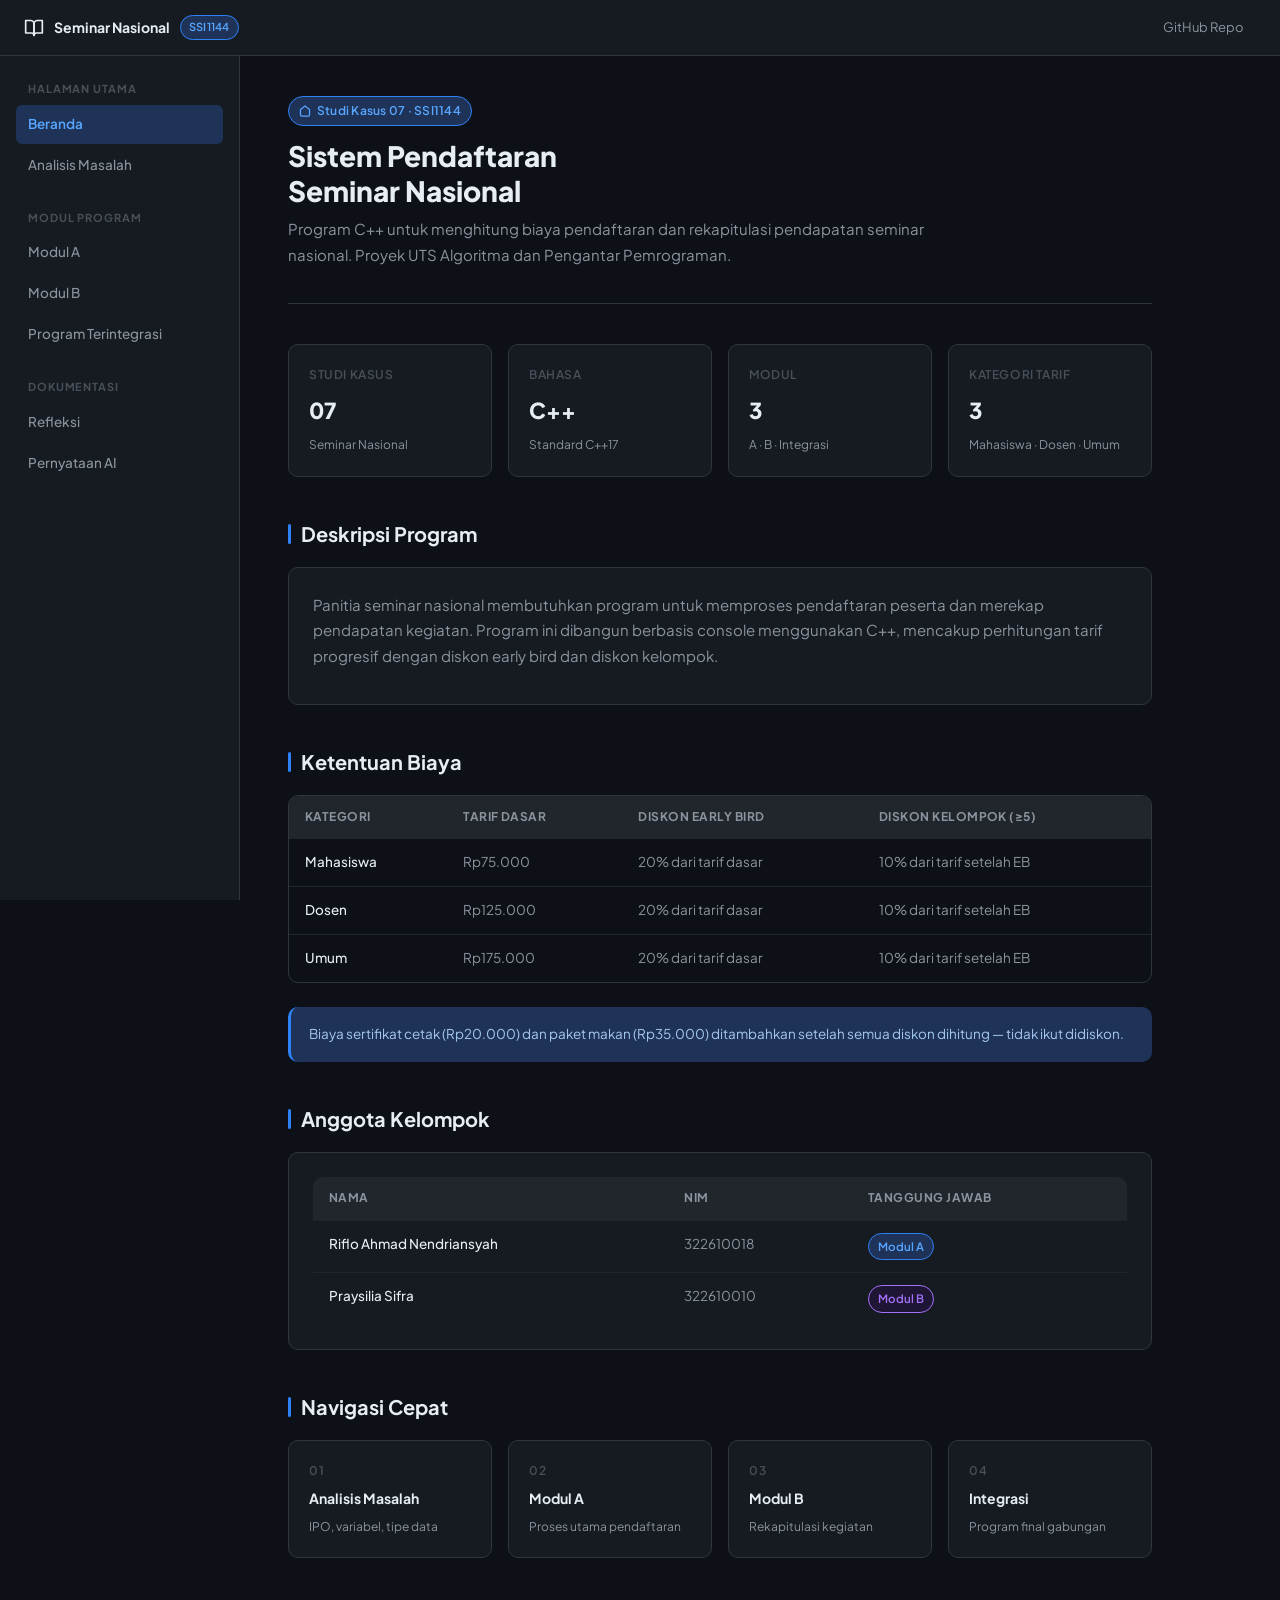
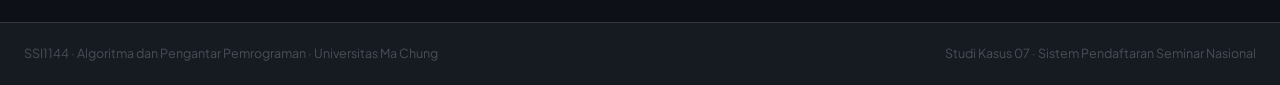
<file: index.html>
<!DOCTYPE html>
<html lang="id">
<head>
  <meta charset="UTF-8">
  <meta name="viewport" content="width=device-width, initial-scale=1.0">
  <title>Sistem Pendaftaran Seminar Nasional | SSI1144</title>
  <meta name="description" content="Proyek UTS SSI1144 - Algoritma dan Pengantar Pemrograman. Sistem Pendaftaran Seminar Nasional berbasis C++. Program Studi Sistem Informasi, Universitas Ma Chung.">
  <link rel="stylesheet" href="assets/css/style.css">
</head>
<body>
<div class="shell">

  <!-- TOP BAR -->
  <header class="topbar">
    <a href="index.html" class="topbar-brand">
      <svg width="20" height="20" viewBox="0 0 24 24" fill="none" stroke="currentColor" stroke-width="2" stroke-linecap="round" stroke-linejoin="round"><path d="M2 3h6a4 4 0 0 1 4 4v14a3 3 0 0 0-3-3H2z"/><path d="M22 3h-6a4 4 0 0 0-4 4v14a3 3 0 0 1 3-3h7z"/></svg>
      Seminar Nasional
      <span class="topbar-badge">SSI1144</span>
    </a>
    <div class="topbar-right">
      <a href="https://github.com/Rifuroo/UTS_alpro" class="topbar-link" target="_blank" rel="noopener">GitHub Repo</a>
    </div>
    <button class="hamburger" id="hamburger" aria-label="Buka menu">&#9776;</button>
  </header>

  <!-- SIDEBAR -->
  <nav class="sidebar" id="sidebar">
    <div class="sidebar-section">
      <div class="sidebar-label">Halaman Utama</div>
      <ul class="sidebar-nav">
        <li><a href="index.html" class="active">Beranda</a></li>
        <li><a href="analisis.html">Analisis Masalah</a></li>
      </ul>
    </div>
    <div class="sidebar-section">
      <div class="sidebar-label">Modul Program</div>
      <ul class="sidebar-nav">
        <li><a href="modul-a.html">Modul A</a></li>
        <li><a href="modul-b.html">Modul B</a></li>
        <li><a href="integrasi.html">Program Terintegrasi</a></li>
      </ul>
    </div>
    <div class="sidebar-section">
      <div class="sidebar-label">Dokumentasi</div>
      <ul class="sidebar-nav">
        <li><a href="refleksi.html">Refleksi</a></li>
        <li><a href="pernyataan-ai.html">Pernyataan AI</a></li>
      </ul>
    </div>
  </nav>

  <!-- MAIN CONTENT -->
  <main>
    <div class="page-header">
      <div class="page-tag">
        <svg width="12" height="12" viewBox="0 0 24 24" fill="none" stroke="currentColor" stroke-width="2.5"><path d="m3 9 9-7 9 7v11a2 2 0 0 1-2 2H5a2 2 0 0 1-2-2z"/></svg>
        Studi Kasus 07 · SSI1144
      </div>
      <h1 class="page-title">Sistem Pendaftaran<br>Seminar Nasional</h1>
      <p class="page-desc">Program C++ untuk menghitung biaya pendaftaran dan rekapitulasi pendapatan seminar nasional. Proyek UTS Algoritma dan Pengantar Pemrograman.</p>
    </div>

    <!-- Stat cards -->
    <div class="card-grid">
      <div class="stat-card">
        <div class="stat-label">Studi Kasus</div>
        <div class="stat-value">07</div>
        <div class="stat-desc">Seminar Nasional</div>
      </div>
      <div class="stat-card">
        <div class="stat-label">Bahasa</div>
        <div class="stat-value">C++</div>
        <div class="stat-desc">Standard C++17</div>
      </div>
      <div class="stat-card">
        <div class="stat-label">Modul</div>
        <div class="stat-value">3</div>
        <div class="stat-desc">A · B · Integrasi</div>
      </div>
      <div class="stat-card">
        <div class="stat-label">Kategori Tarif</div>
        <div class="stat-value">3</div>
        <div class="stat-desc">Mahasiswa · Dosen · Umum</div>
      </div>
    </div>

    <h2>Deskripsi Program</h2>
    <div class="card">
      <p>Panitia seminar nasional membutuhkan program untuk memproses pendaftaran peserta dan merekap pendapatan kegiatan. Program ini dibangun berbasis console menggunakan C++, mencakup perhitungan tarif progresif dengan diskon early bird dan diskon kelompok.</p>
    </div>

    <h2>Ketentuan Biaya</h2>
    <div class="table-wrap">
      <table>
        <thead>
          <tr>
            <th>Kategori</th>
            <th>Tarif Dasar</th>
            <th>Diskon Early Bird</th>
            <th>Diskon Kelompok (&ge;5)</th>
          </tr>
        </thead>
        <tbody>
          <tr>
            <td>Mahasiswa</td>
            <td>Rp75.000</td>
            <td>20% dari tarif dasar</td>
            <td>10% dari tarif setelah EB</td>
          </tr>
          <tr>
            <td>Dosen</td>
            <td>Rp125.000</td>
            <td>20% dari tarif dasar</td>
            <td>10% dari tarif setelah EB</td>
          </tr>
          <tr>
            <td>Umum</td>
            <td>Rp175.000</td>
            <td>20% dari tarif dasar</td>
            <td>10% dari tarif setelah EB</td>
          </tr>
        </tbody>
      </table>
    </div>

    <div class="callout callout-info">
      <span>Biaya sertifikat cetak (Rp20.000) dan paket makan (Rp35.000) ditambahkan setelah semua diskon dihitung — tidak ikut didiskon.</span>
    </div>

    <h2>Anggota Kelompok</h2>
    <div class="card">
      <div class="table-wrap" style="margin:0; border:none;">
        <table>
          <thead>
            <tr><th>Nama</th><th>NIM</th><th>Tanggung Jawab</th></tr>
          </thead>
          <tbody>
            <tr>
              <td>Riflo Ahmad Nendriansyah</td>
              <td>322610018</td>
              <td><span class="badge badge-blue">Modul A</span></td>
            </tr>
            <tr>
              <td>Praysilia Sifra</td>
              <td>322610010</td>
              <td><span class="badge badge-purple">Modul B</span></td>
            </tr>
          </tbody>
        </table>
      </div>
    </div>

    <h2>Navigasi Cepat</h2>
    <div class="card-grid">
      <a href="analisis.html" style="text-decoration:none;">
        <div class="stat-card" style="cursor:pointer; transition: border-color 0.15s;" onmouseover="this.style.borderColor='var(--accent)'" onmouseout="this.style.borderColor='var(--border)'">
          <div class="stat-label">01</div>
          <div style="font-weight:700; color:var(--text); font-size:14px;">Analisis Masalah</div>
          <div class="stat-desc">IPO, variabel, tipe data</div>
        </div>
      </a>
      <a href="modul-a.html" style="text-decoration:none;">
        <div class="stat-card" style="cursor:pointer; transition: border-color 0.15s;" onmouseover="this.style.borderColor='var(--accent)'" onmouseout="this.style.borderColor='var(--border)'">
          <div class="stat-label">02</div>
          <div style="font-weight:700; color:var(--text); font-size:14px;">Modul A</div>
          <div class="stat-desc">Proses utama pendaftaran</div>
        </div>
      </a>
      <a href="modul-b.html" style="text-decoration:none;">
        <div class="stat-card" style="cursor:pointer; transition: border-color 0.15s;" onmouseover="this.style.borderColor='var(--accent)'" onmouseout="this.style.borderColor='var(--border)'">
          <div class="stat-label">03</div>
          <div style="font-weight:700; color:var(--text); font-size:14px;">Modul B</div>
          <div class="stat-desc">Rekapitulasi kegiatan</div>
        </div>
      </a>
      <a href="integrasi.html" style="text-decoration:none;">
        <div class="stat-card" style="cursor:pointer; transition: border-color 0.15s;" onmouseover="this.style.borderColor='var(--accent)'" onmouseout="this.style.borderColor='var(--border)'">
          <div class="stat-label">04</div>
          <div style="font-weight:700; color:var(--text); font-size:14px;">Integrasi</div>
          <div class="stat-desc">Program final gabungan</div>
        </div>
      </a>
    </div>
  </main>

  <!-- FOOTER -->
  <footer>
    <span>SSI1144 · Algoritma dan Pengantar Pemrograman · Universitas Ma Chung</span>
    <span>Studi Kasus 07 · Sistem Pendaftaran Seminar Nasional</span>
  </footer>

</div>

<script>
  const hamburger = document.getElementById('hamburger');
  const sidebar   = document.getElementById('sidebar');
  hamburger.addEventListener('click', () => sidebar.classList.toggle('open'));
  document.addEventListener('click', e => {
    if (!sidebar.contains(e.target) && !hamburger.contains(e.target)) {
      sidebar.classList.remove('open');
    }
  });
</script>
</body>
</html>
</file>
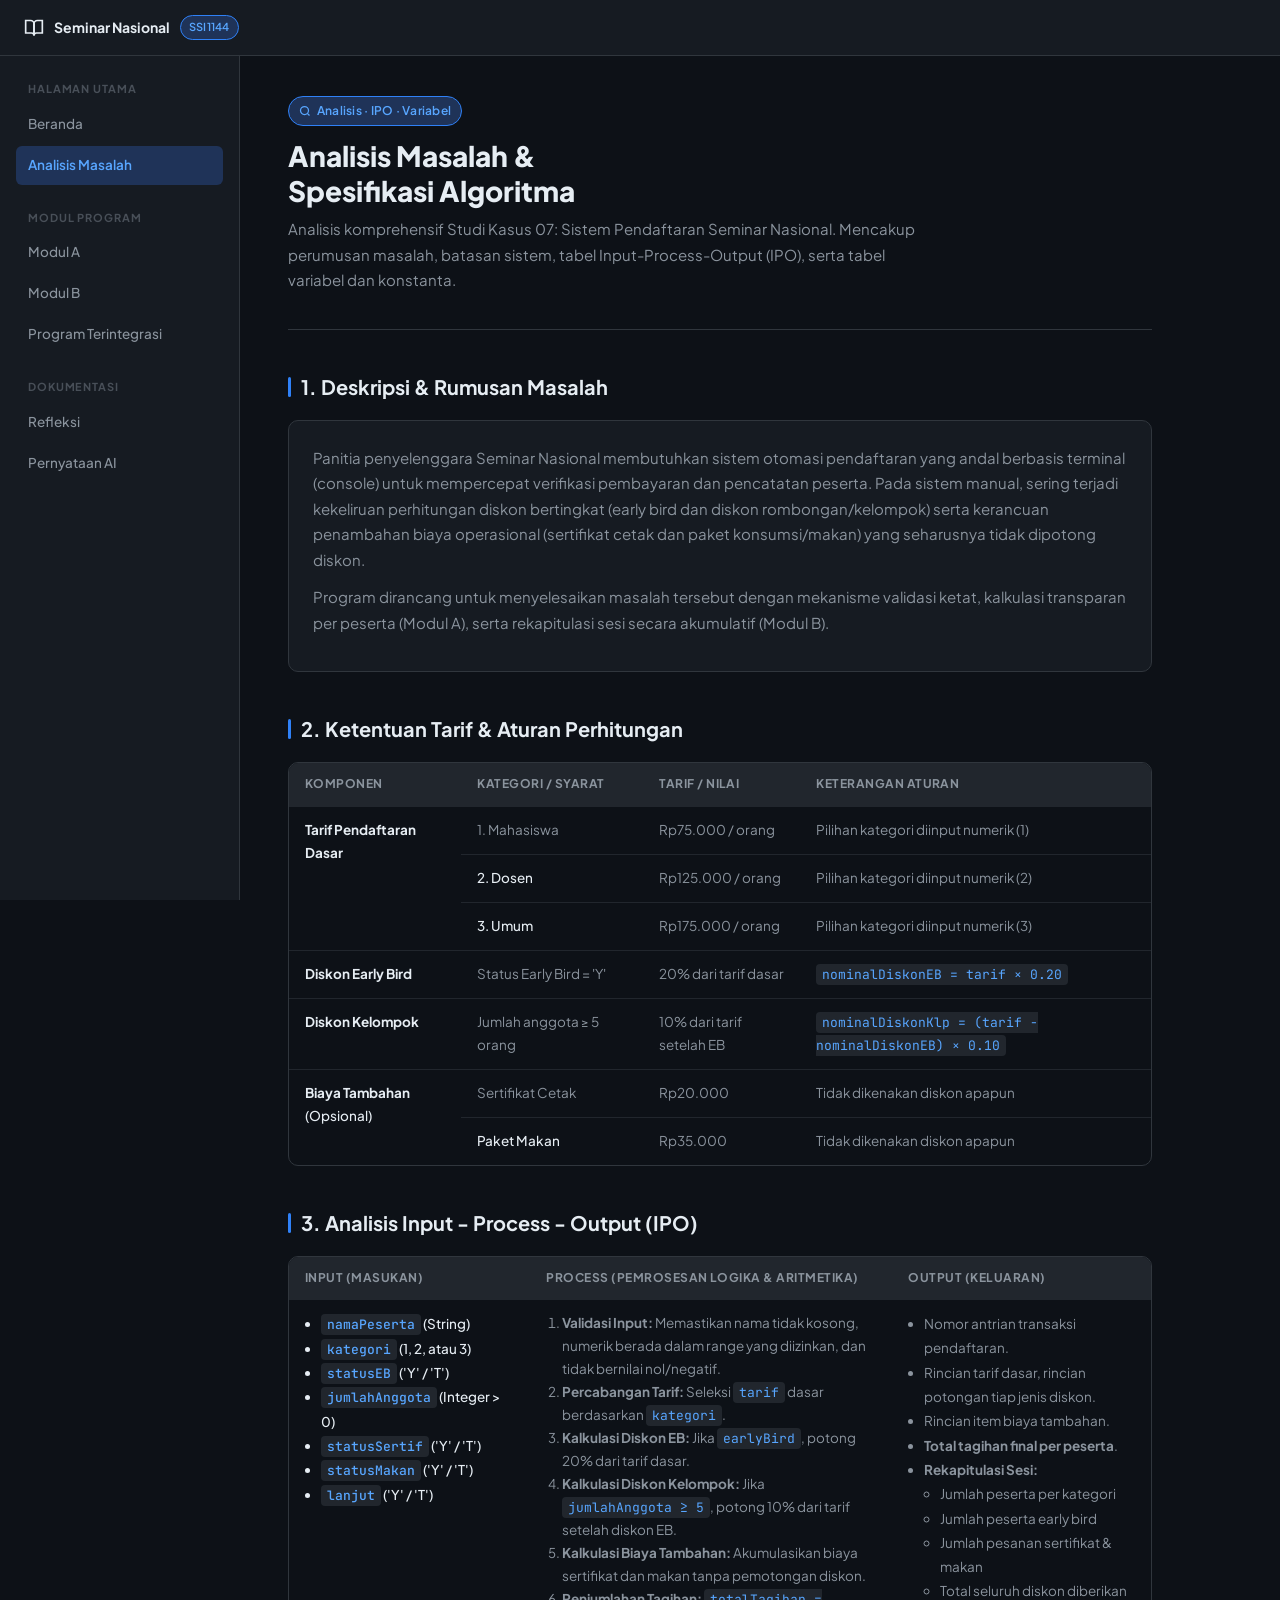
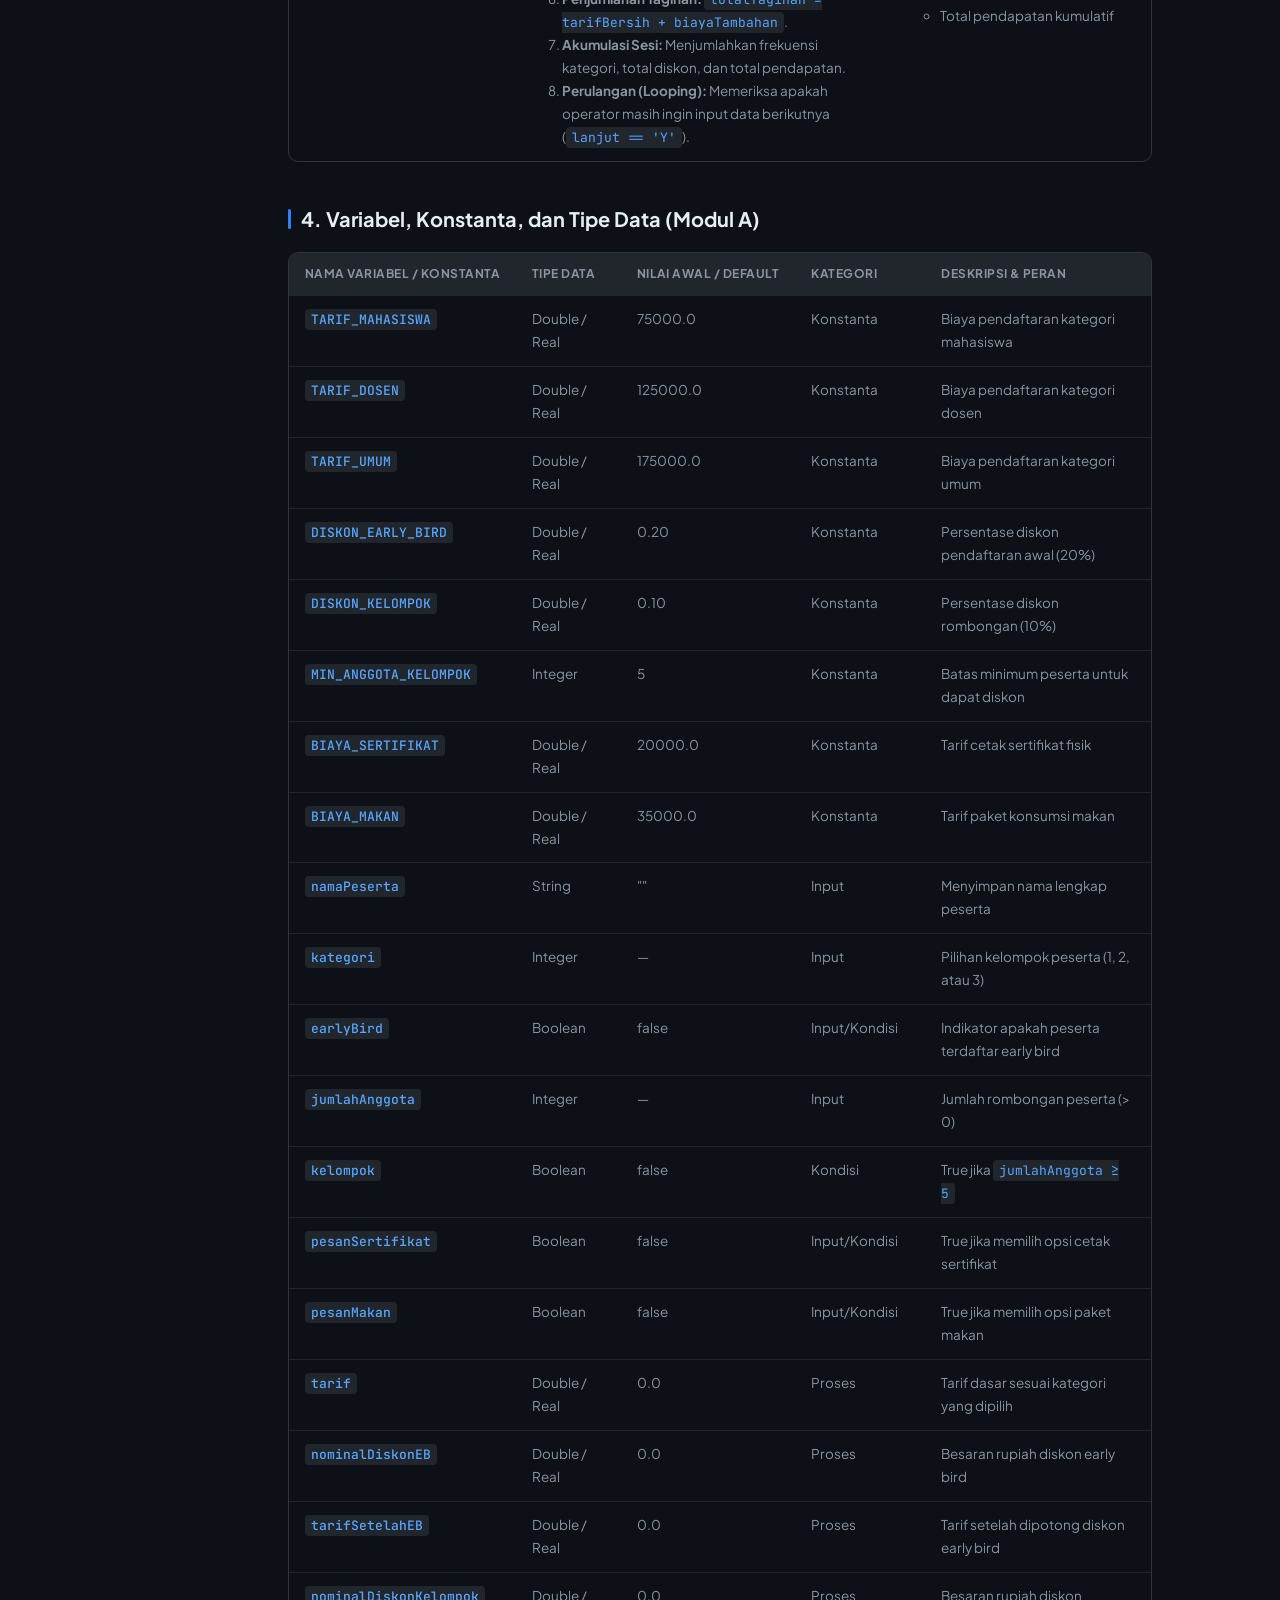
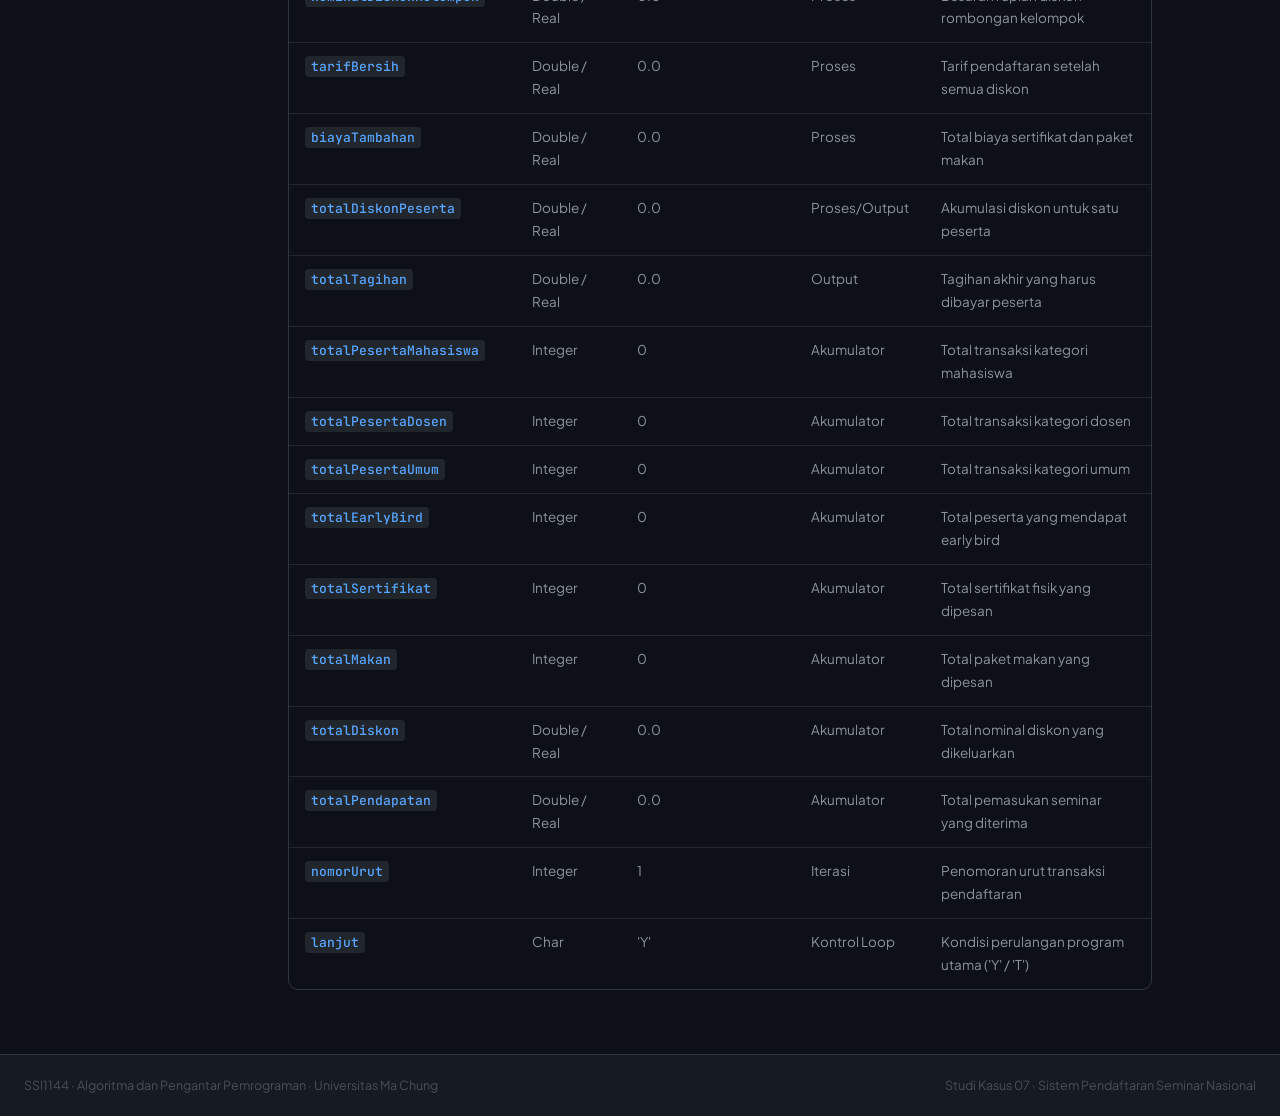
<file: analisis.html>
<!DOCTYPE html>
<html lang="id">
<head>
  <meta charset="UTF-8">
  <meta name="viewport" content="width=device-width, initial-scale=1.0">
  <title>Analisis Masalah | Seminar Nasional SSI1144</title>
  <link rel="stylesheet" href="assets/css/style.css">
</head>
<body>
<div class="shell">
  <header class="topbar">
    <a href="index.html" class="topbar-brand">
      <svg width="20" height="20" viewBox="0 0 24 24" fill="none" stroke="currentColor" stroke-width="2"><path d="M2 3h6a4 4 0 0 1 4 4v14a3 3 0 0 0-3-3H2z"/><path d="M22 3h-6a4 4 0 0 0-4 4v14a3 3 0 0 1 3-3h7z"/></svg>
      Seminar Nasional <span class="topbar-badge">SSI1144</span>
    </a>
    <button class="hamburger" id="hamburger">&#9776;</button>
  </header>
  <nav class="sidebar" id="sidebar">
    <div class="sidebar-section">
      <div class="sidebar-label">Halaman Utama</div>
      <ul class="sidebar-nav">
        <li><a href="index.html">Beranda</a></li>
        <li><a href="analisis.html" class="active">Analisis Masalah</a></li>
      </ul>
    </div>
    <div class="sidebar-section">
      <div class="sidebar-label">Modul Program</div>
      <ul class="sidebar-nav">
        <li><a href="modul-a.html">Modul A</a></li>
        <li><a href="modul-b.html">Modul B</a></li>
        <li><a href="integrasi.html">Program Terintegrasi</a></li>
      </ul>
    </div>
    <div class="sidebar-section">
      <div class="sidebar-label">Dokumentasi</div>
      <ul class="sidebar-nav">
        <li><a href="refleksi.html">Refleksi</a></li>
        <li><a href="pernyataan-ai.html">Pernyataan AI</a></li>
      </ul>
    </div>
  </nav>
  <main>
    <div class="page-header">
      <div class="page-tag">
        <svg width="12" height="12" viewBox="0 0 24 24" fill="none" stroke="currentColor" stroke-width="2.5"><circle cx="11" cy="11" r="8"/><path d="m21 21-4.35-4.35"/></svg>
        Analisis · IPO · Variabel
      </div>
      <h1 class="page-title">Analisis Masalah &amp;<br>Spesifikasi Algoritma</h1>
      <p class="page-desc">Analisis komprehensif Studi Kasus 07: Sistem Pendaftaran Seminar Nasional. Mencakup perumusan masalah, batasan sistem, tabel Input-Process-Output (IPO), serta tabel variabel dan konstanta.</p>
    </div>

    <!-- 1. LATAR BELAKANG & TUJUAN -->
    <section id="deskripsi-masalah">
      <h2>1. Deskripsi &amp; Rumusan Masalah</h2>
      <div class="card">
        <p>Panitia penyelenggara Seminar Nasional membutuhkan sistem otomasi pendaftaran yang andal berbasis terminal (console) untuk mempercepat verifikasi pembayaran dan pencatatan peserta. Pada sistem manual, sering terjadi kekeliruan perhitungan diskon bertingkat (early bird dan diskon rombongan/kelompok) serta kerancuan penambahan biaya operasional (sertifikat cetak dan paket konsumsi/makan) yang seharusnya tidak dipotong diskon.</p>
        <p style="margin-top:10px;">Program dirancang untuk menyelesaikan masalah tersebut dengan mekanisme validasi ketat, kalkulasi transparan per peserta (Modul A), serta rekapitulasi sesi secara akumulatif (Modul B).</p>
      </div>
    </section>

    <!-- 2. KETENTUAN & ATURAN BISNIS -->
    <section id="aturan-bisnis">
      <h2>2. Ketentuan Tarif &amp; Aturan Perhitungan</h2>
      <div class="table-wrap">
        <table>
          <thead>
            <tr>
              <th>Komponen</th>
              <th>Kategori / Syarat</th>
              <th>Tarif / Nilai</th>
              <th>Keterangan Aturan</th>
            </tr>
          </thead>
          <tbody>
            <tr>
              <td rowspan="3"><strong>Tarif Pendaftaran Dasar</strong></td>
              <td>1. Mahasiswa</td>
              <td>Rp75.000 / orang</td>
              <td>Pilihan kategori diinput numerik (1)</td>
            </tr>
            <tr>
              <td>2. Dosen</td>
              <td>Rp125.000 / orang</td>
              <td>Pilihan kategori diinput numerik (2)</td>
            </tr>
            <tr>
              <td>3. Umum</td>
              <td>Rp175.000 / orang</td>
              <td>Pilihan kategori diinput numerik (3)</td>
            </tr>
            <tr>
              <td><strong>Diskon Early Bird</strong></td>
              <td>Status Early Bird = 'Y'</td>
              <td>20% dari tarif dasar</td>
              <td><code>nominalDiskonEB = tarif × 0.20</code></td>
            </tr>
            <tr>
              <td><strong>Diskon Kelompok</strong></td>
              <td>Jumlah anggota &ge; 5 orang</td>
              <td>10% dari tarif setelah EB</td>
              <td><code>nominalDiskonKlp = (tarif - nominalDiskonEB) × 0.10</code></td>
            </tr>
            <tr>
              <td rowspan="2"><strong>Biaya Tambahan</strong> (Opsional)</td>
              <td>Sertifikat Cetak</td>
              <td>Rp20.000</td>
              <td>Tidak dikenakan diskon apapun</td>
            </tr>
            <tr>
              <td>Paket Makan</td>
              <td>Rp35.000</td>
              <td>Tidak dikenakan diskon apapun</td>
            </tr>
          </tbody>
        </table>
      </div>
    </section>

    <!-- 3. TABEL IPO -->
    <section id="tabel-ipo">
      <h2>3. Analisis Input - Process - Output (IPO)</h2>
      <div class="table-wrap">
        <table>
          <thead>
            <tr>
              <th style="width:28%;">Input (Masukan)</th>
              <th style="width:42%;">Process (Pemrosesan Logika &amp; Aritmetika)</th>
              <th style="width:30%;">Output (Keluaran)</th>
            </tr>
          </thead>
          <tbody>
            <tr>
              <td>
                <ul style="padding-left:16px; margin:0; line-height:1.8;">
                  <li><code>namaPeserta</code> (String)</li>
                  <li><code>kategori</code> (1, 2, atau 3)</li>
                  <li><code>statusEB</code> ('Y' / 'T')</li>
                  <li><code>jumlahAnggota</code> (Integer &gt; 0)</li>
                  <li><code>statusSertif</code> ('Y' / 'T')</li>
                  <li><code>statusMakan</code> ('Y' / 'T')</li>
                  <li><code>lanjut</code> ('Y' / 'T')</li>
                </ul>
              </td>
              <td>
                <ol style="padding-left:16px; margin:0; line-height:1.7;">
                  <li><strong>Validasi Input:</strong> Memastikan nama tidak kosong, numerik berada dalam range yang diizinkan, dan tidak bernilai nol/negatif.</li>
                  <li><strong>Percabangan Tarif:</strong> Seleksi <code>tarif</code> dasar berdasarkan <code>kategori</code>.</li>
                  <li><strong>Kalkulasi Diskon EB:</strong> Jika <code>earlyBird</code>, potong 20% dari tarif dasar.</li>
                  <li><strong>Kalkulasi Diskon Kelompok:</strong> Jika <code>jumlahAnggota &ge; 5</code>, potong 10% dari tarif setelah diskon EB.</li>
                  <li><strong>Kalkulasi Biaya Tambahan:</strong> Akumulasikan biaya sertifikat dan makan tanpa pemotongan diskon.</li>
                  <li><strong>Penjumlahan Tagihan:</strong> <code>totalTagihan = tarifBersih + biayaTambahan</code>.</li>
                  <li><strong>Akumulasi Sesi:</strong> Menjumlahkan frekuensi kategori, total diskon, dan total pendapatan.</li>
                  <li><strong>Perulangan (Looping):</strong> Memeriksa apakah operator masih ingin input data berikutnya (<code>lanjut == 'Y'</code>).</li>
                </ol>
              </td>
              <td>
                <ul style="padding-left:16px; margin:0; line-height:1.8;">
                  <li>Nomor antrian transaksi pendaftaran.</li>
                  <li>Rincian tarif dasar, rincian potongan tiap jenis diskon.</li>
                  <li>Rincian item biaya tambahan.</li>
                  <li><strong>Total tagihan final per peserta</strong>.</li>
                  <li><strong>Rekapitulasi Sesi:</strong>
                    <ul style="padding-left:16px; margin:0;">
                      <li>Jumlah peserta per kategori</li>
                      <li>Jumlah peserta early bird</li>
                      <li>Jumlah pesanan sertifikat &amp; makan</li>
                      <li>Total seluruh diskon diberikan</li>
                      <li>Total pendapatan kumulatif</li>
                    </ul>
                  </li>
                </ul>
              </td>
            </tr>
          </tbody>
        </table>
      </div>
    </section>

    <!-- 4. TABEL VARIABEL DAN TIPE DATA -->
    <section id="tabel-variabel">
      <h2>4. Variabel, Konstanta, dan Tipe Data (Modul A)</h2>
      <div class="table-wrap">
        <table>
          <thead>
            <tr>
              <th>Nama Variabel / Konstanta</th>
              <th>Tipe Data</th>
              <th>Nilai Awal / Default</th>
              <th>Kategori</th>
              <th>Deskripsi &amp; Peran</th>
            </tr>
          </thead>
          <tbody>
            <tr><td><code>TARIF_MAHASISWA</code></td><td>Double / Real</td><td>75000.0</td><td>Konstanta</td><td>Biaya pendaftaran kategori mahasiswa</td></tr>
            <tr><td><code>TARIF_DOSEN</code></td><td>Double / Real</td><td>125000.0</td><td>Konstanta</td><td>Biaya pendaftaran kategori dosen</td></tr>
            <tr><td><code>TARIF_UMUM</code></td><td>Double / Real</td><td>175000.0</td><td>Konstanta</td><td>Biaya pendaftaran kategori umum</td></tr>
            <tr><td><code>DISKON_EARLY_BIRD</code></td><td>Double / Real</td><td>0.20</td><td>Konstanta</td><td>Persentase diskon pendaftaran awal (20%)</td></tr>
            <tr><td><code>DISKON_KELOMPOK</code></td><td>Double / Real</td><td>0.10</td><td>Konstanta</td><td>Persentase diskon rombongan (10%)</td></tr>
            <tr><td><code>MIN_ANGGOTA_KELOMPOK</code></td><td>Integer</td><td>5</td><td>Konstanta</td><td>Batas minimum peserta untuk dapat diskon</td></tr>
            <tr><td><code>BIAYA_SERTIFIKAT</code></td><td>Double / Real</td><td>20000.0</td><td>Konstanta</td><td>Tarif cetak sertifikat fisik</td></tr>
            <tr><td><code>BIAYA_MAKAN</code></td><td>Double / Real</td><td>35000.0</td><td>Konstanta</td><td>Tarif paket konsumsi makan</td></tr>
            <tr><td><code>namaPeserta</code></td><td>String</td><td>""</td><td>Input</td><td>Menyimpan nama lengkap peserta</td></tr>
            <tr><td><code>kategori</code></td><td>Integer</td><td>—</td><td>Input</td><td>Pilihan kelompok peserta (1, 2, atau 3)</td></tr>
            <tr><td><code>earlyBird</code></td><td>Boolean</td><td>false</td><td>Input/Kondisi</td><td>Indikator apakah peserta terdaftar early bird</td></tr>
            <tr><td><code>jumlahAnggota</code></td><td>Integer</td><td>—</td><td>Input</td><td>Jumlah rombongan peserta (&gt; 0)</td></tr>
            <tr><td><code>kelompok</code></td><td>Boolean</td><td>false</td><td>Kondisi</td><td>True jika <code>jumlahAnggota &ge; 5</code></td></tr>
            <tr><td><code>pesanSertifikat</code></td><td>Boolean</td><td>false</td><td>Input/Kondisi</td><td>True jika memilih opsi cetak sertifikat</td></tr>
            <tr><td><code>pesanMakan</code></td><td>Boolean</td><td>false</td><td>Input/Kondisi</td><td>True jika memilih opsi paket makan</td></tr>
            <tr><td><code>tarif</code></td><td>Double / Real</td><td>0.0</td><td>Proses</td><td>Tarif dasar sesuai kategori yang dipilih</td></tr>
            <tr><td><code>nominalDiskonEB</code></td><td>Double / Real</td><td>0.0</td><td>Proses</td><td>Besaran rupiah diskon early bird</td></tr>
            <tr><td><code>tarifSetelahEB</code></td><td>Double / Real</td><td>0.0</td><td>Proses</td><td>Tarif setelah dipotong diskon early bird</td></tr>
            <tr><td><code>nominalDiskonKelompok</code></td><td>Double / Real</td><td>0.0</td><td>Proses</td><td>Besaran rupiah diskon rombongan kelompok</td></tr>
            <tr><td><code>tarifBersih</code></td><td>Double / Real</td><td>0.0</td><td>Proses</td><td>Tarif pendaftaran setelah semua diskon</td></tr>
            <tr><td><code>biayaTambahan</code></td><td>Double / Real</td><td>0.0</td><td>Proses</td><td>Total biaya sertifikat dan paket makan</td></tr>
            <tr><td><code>totalDiskonPeserta</code></td><td>Double / Real</td><td>0.0</td><td>Proses/Output</td><td>Akumulasi diskon untuk satu peserta</td></tr>
            <tr><td><code>totalTagihan</code></td><td>Double / Real</td><td>0.0</td><td>Output</td><td>Tagihan akhir yang harus dibayar peserta</td></tr>
            <tr><td><code>totalPesertaMahasiswa</code></td><td>Integer</td><td>0</td><td>Akumulator</td><td>Total transaksi kategori mahasiswa</td></tr>
            <tr><td><code>totalPesertaDosen</code></td><td>Integer</td><td>0</td><td>Akumulator</td><td>Total transaksi kategori dosen</td></tr>
            <tr><td><code>totalPesertaUmum</code></td><td>Integer</td><td>0</td><td>Akumulator</td><td>Total transaksi kategori umum</td></tr>
            <tr><td><code>totalEarlyBird</code></td><td>Integer</td><td>0</td><td>Akumulator</td><td>Total peserta yang mendapat early bird</td></tr>
            <tr><td><code>totalSertifikat</code></td><td>Integer</td><td>0</td><td>Akumulator</td><td>Total sertifikat fisik yang dipesan</td></tr>
            <tr><td><code>totalMakan</code></td><td>Integer</td><td>0</td><td>Akumulator</td><td>Total paket makan yang dipesan</td></tr>
            <tr><td><code>totalDiskon</code></td><td>Double / Real</td><td>0.0</td><td>Akumulator</td><td>Total nominal diskon yang dikeluarkan</td></tr>
            <tr><td><code>totalPendapatan</code></td><td>Double / Real</td><td>0.0</td><td>Akumulator</td><td>Total pemasukan seminar yang diterima</td></tr>
            <tr><td><code>nomorUrut</code></td><td>Integer</td><td>1</td><td>Iterasi</td><td>Penomoran urut transaksi pendaftaran</td></tr>
            <tr><td><code>lanjut</code></td><td>Char</td><td>'Y'</td><td>Kontrol Loop</td><td>Kondisi perulangan program utama ('Y' / 'T')</td></tr>
          </tbody>
        </table>
      </div>
    </section>
  </main>
  <footer>
    <span>SSI1144 · Algoritma dan Pengantar Pemrograman · Universitas Ma Chung</span>
    <span>Studi Kasus 07 · Sistem Pendaftaran Seminar Nasional</span>
  </footer>
</div>
<script>
  const h = document.getElementById('hamburger'), s = document.getElementById('sidebar');
  h.addEventListener('click', () => s.classList.toggle('open'));
  document.addEventListener('click', e => { if (!s.contains(e.target) && !h.contains(e.target)) s.classList.remove('open'); });
</script>
</body>
</html>
</file>
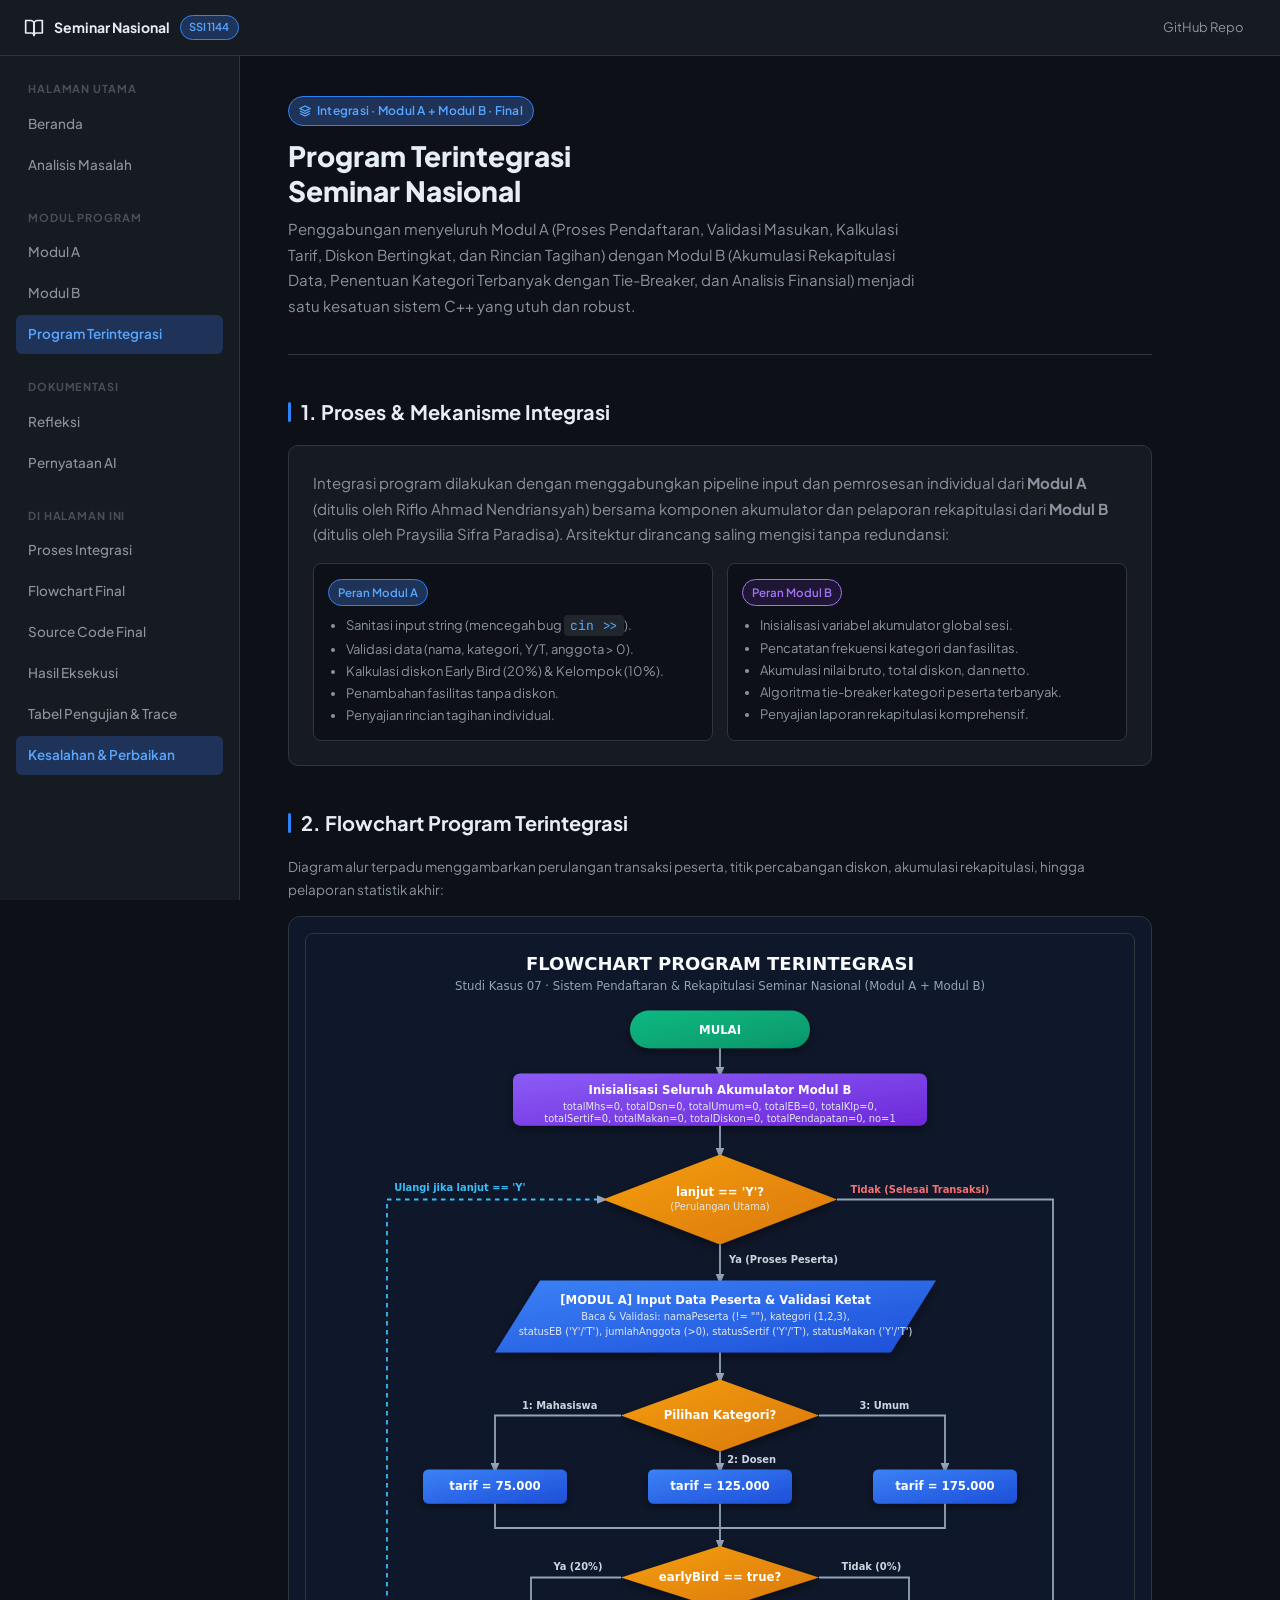
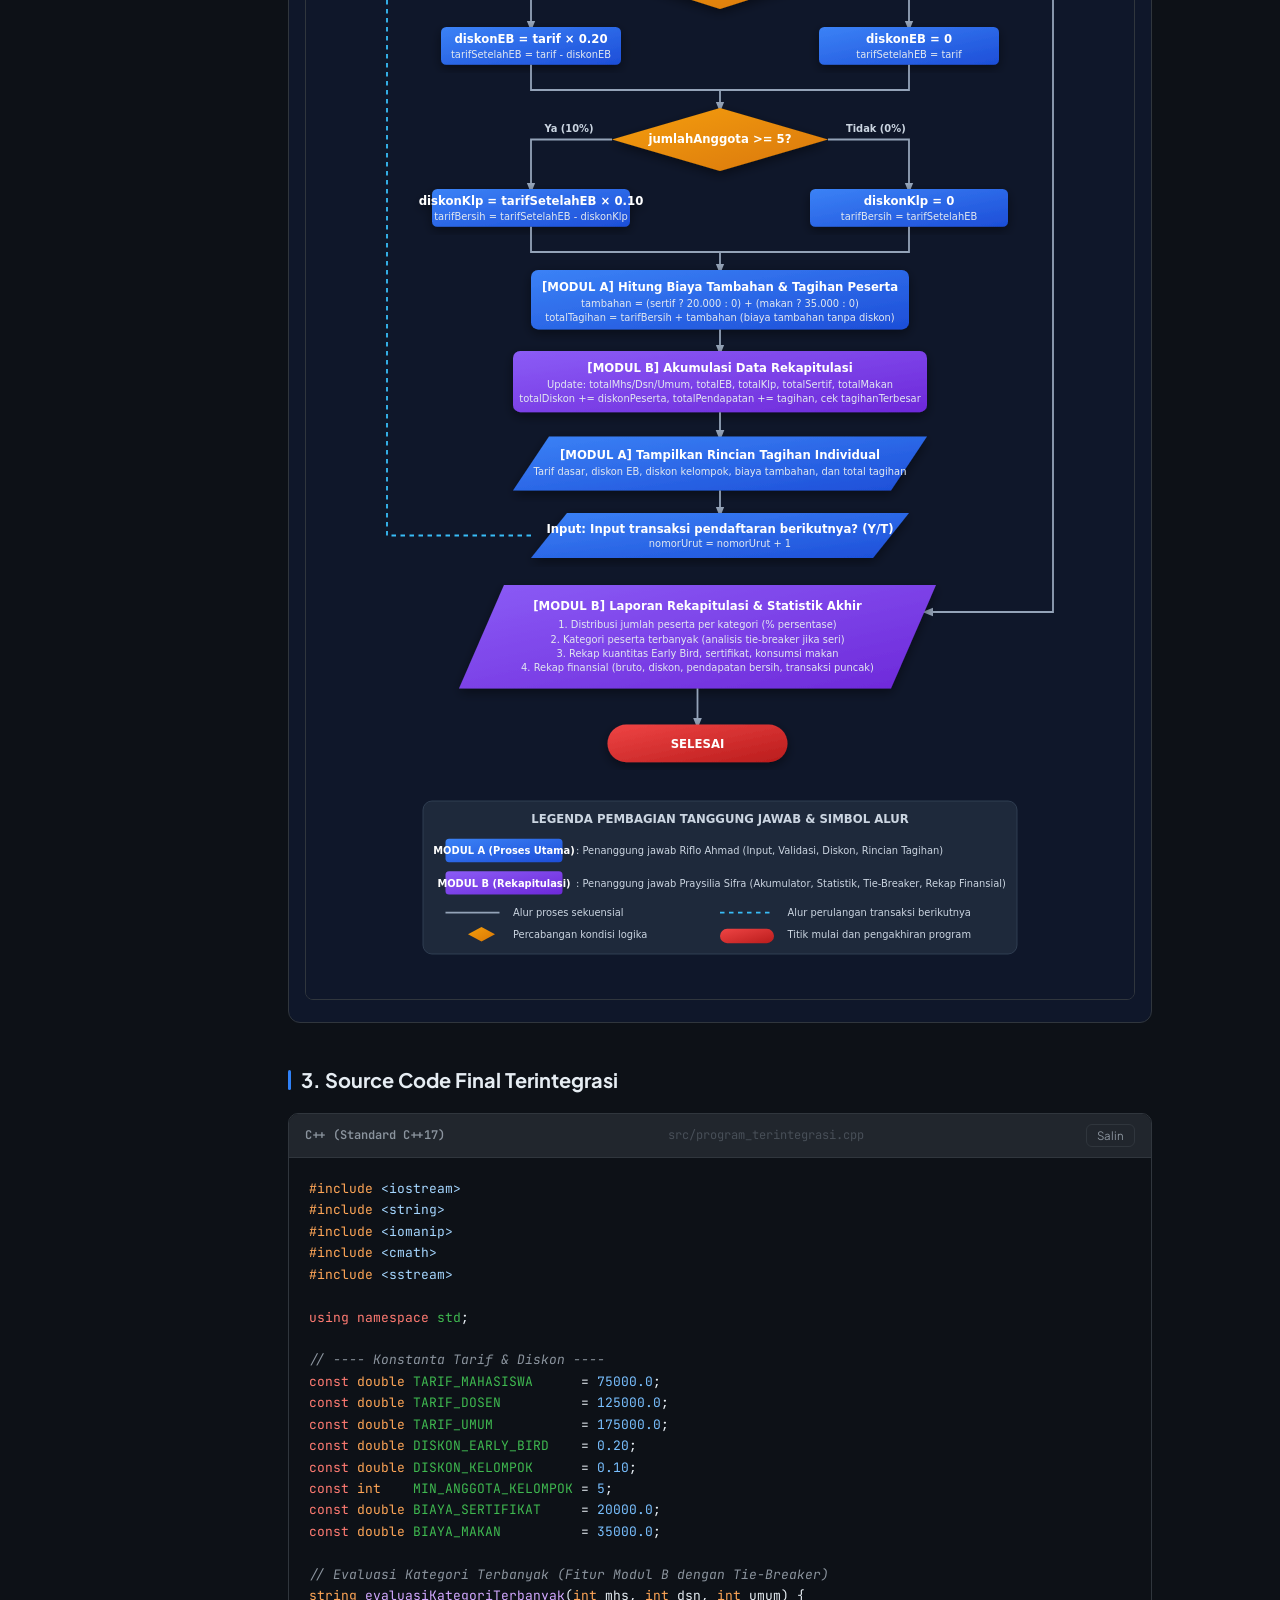
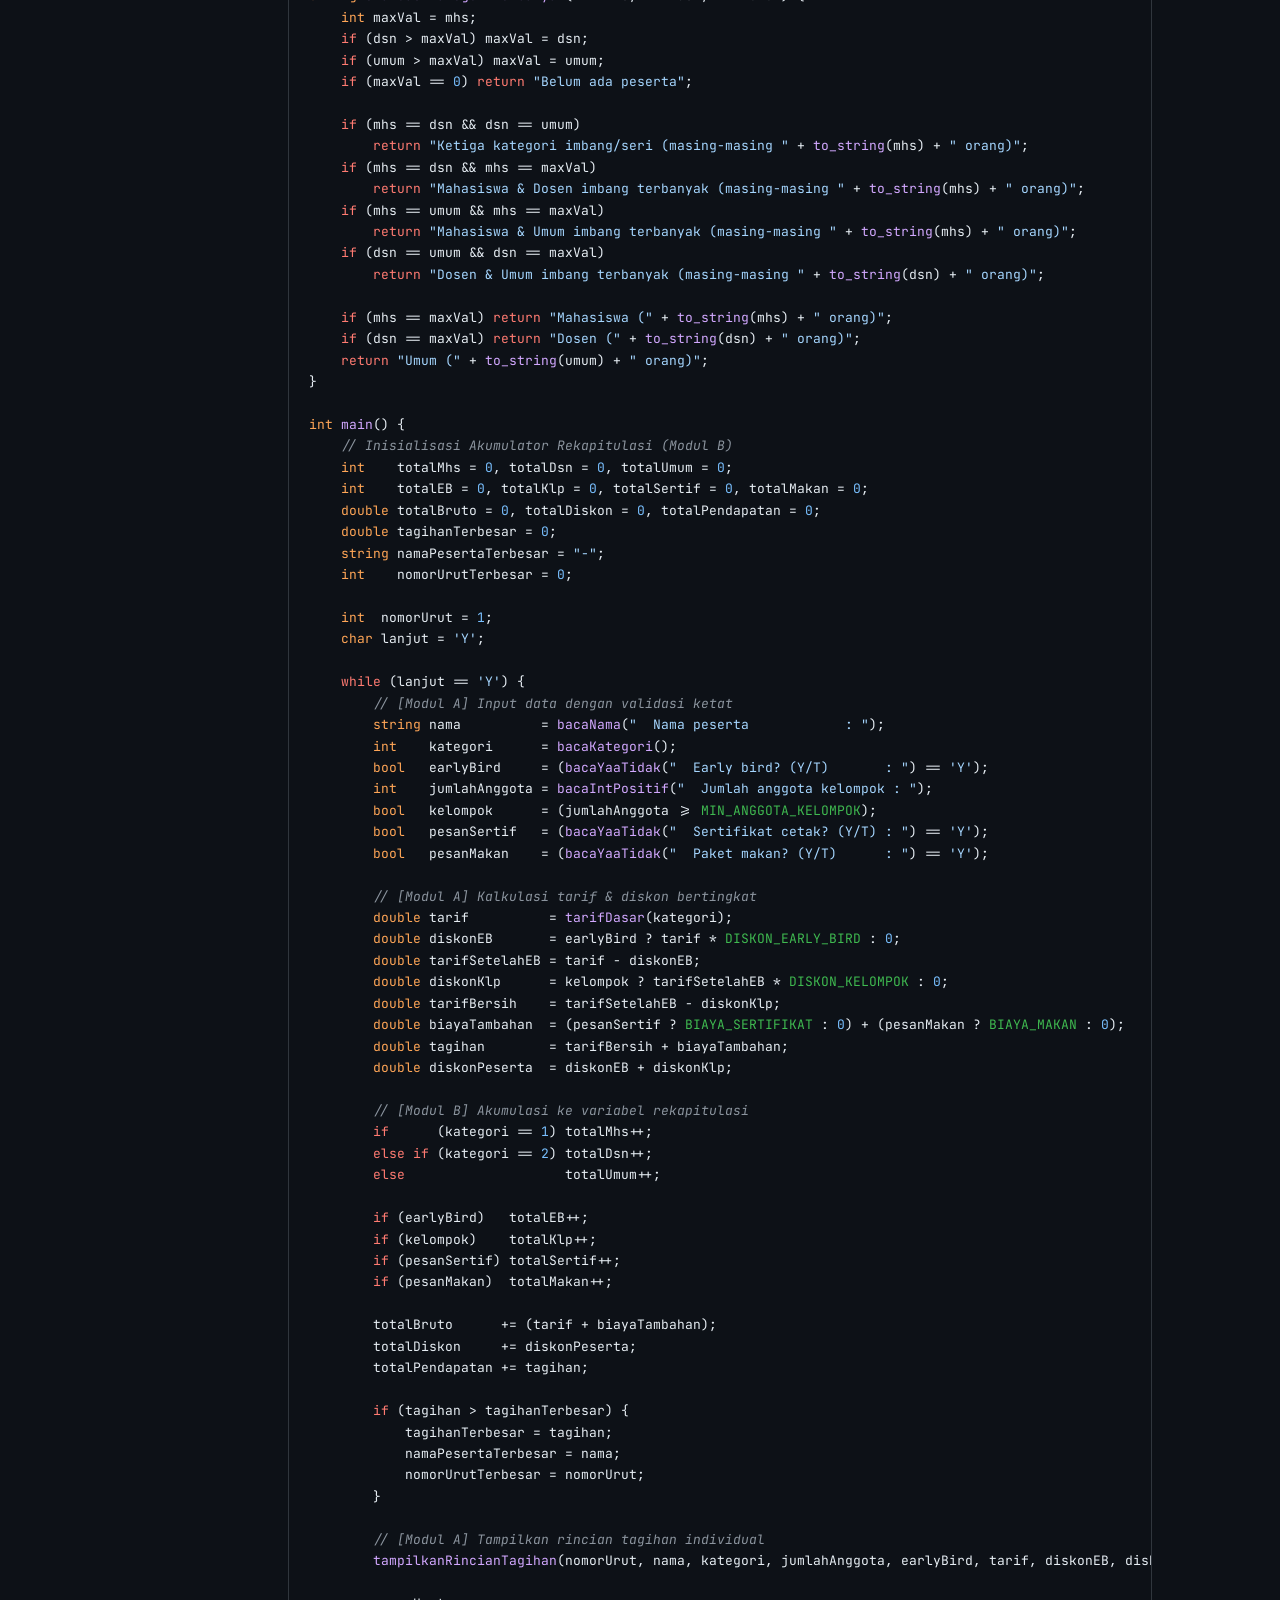
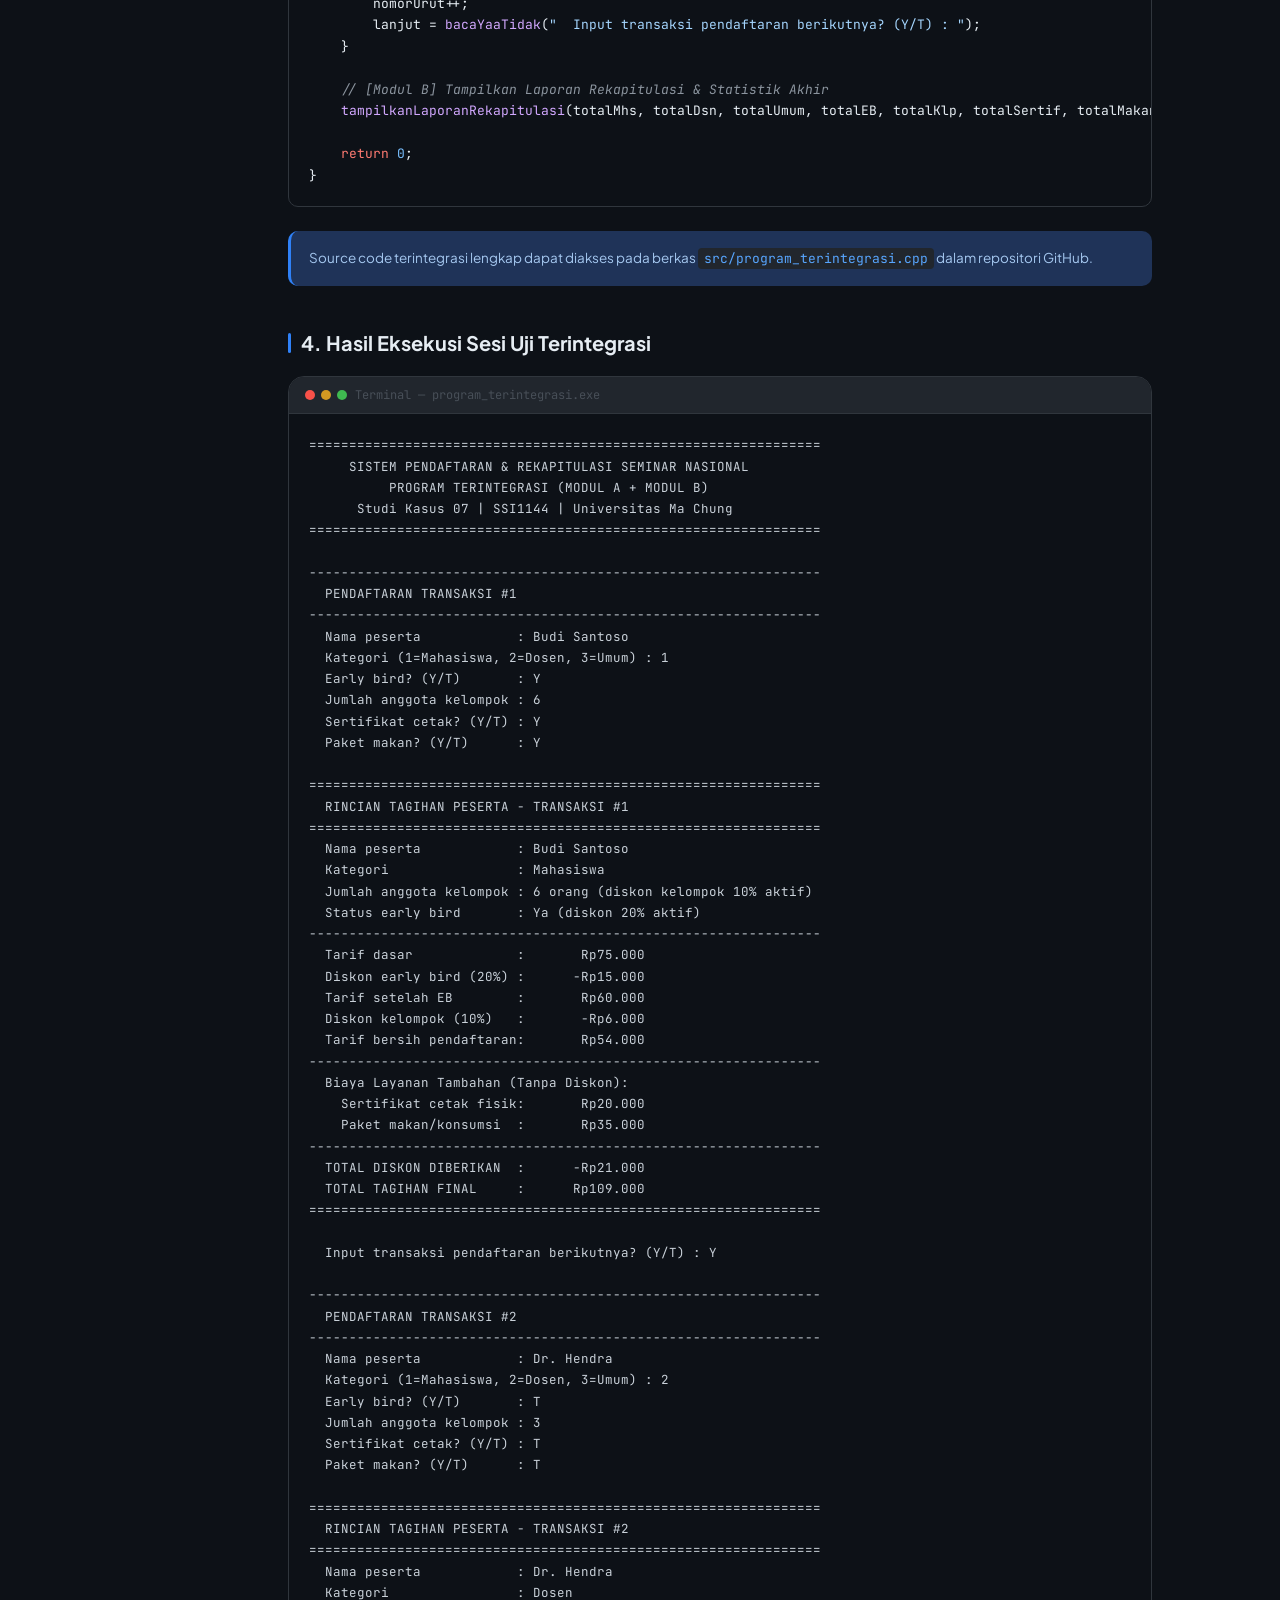
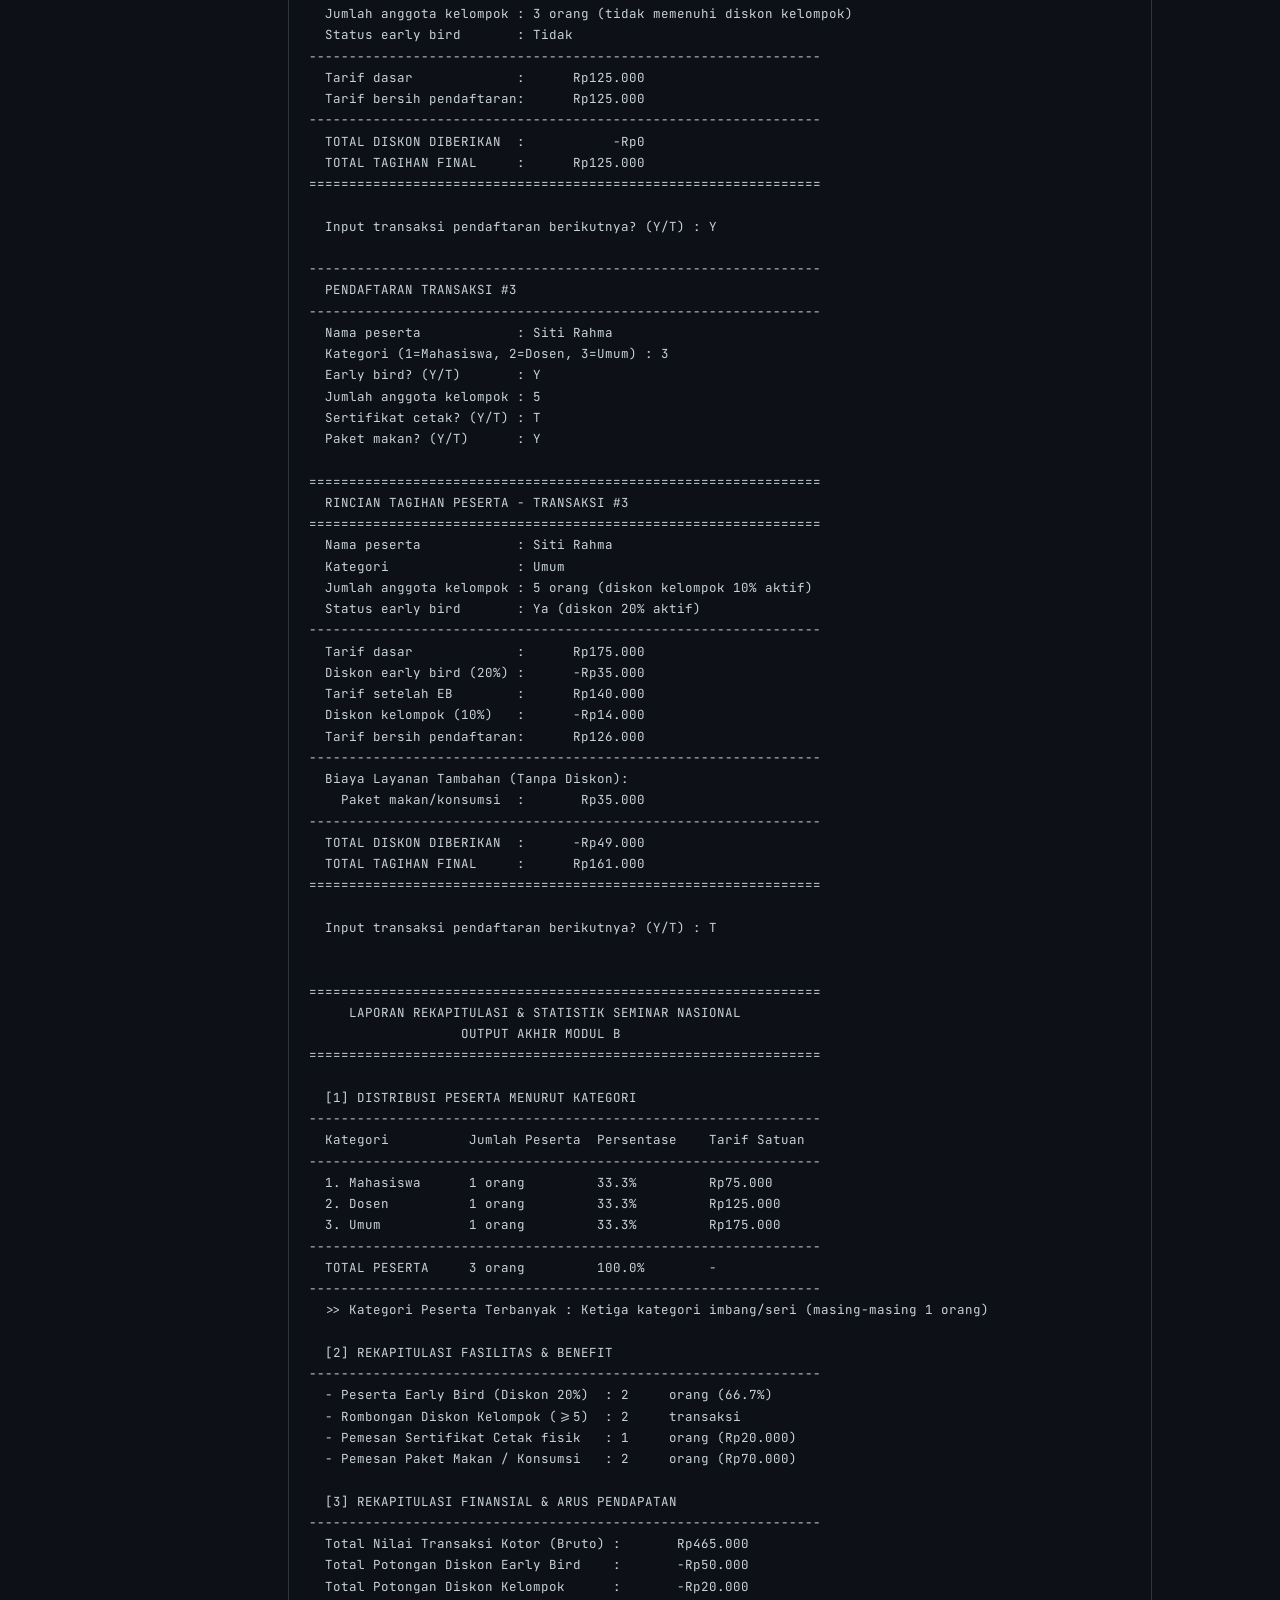
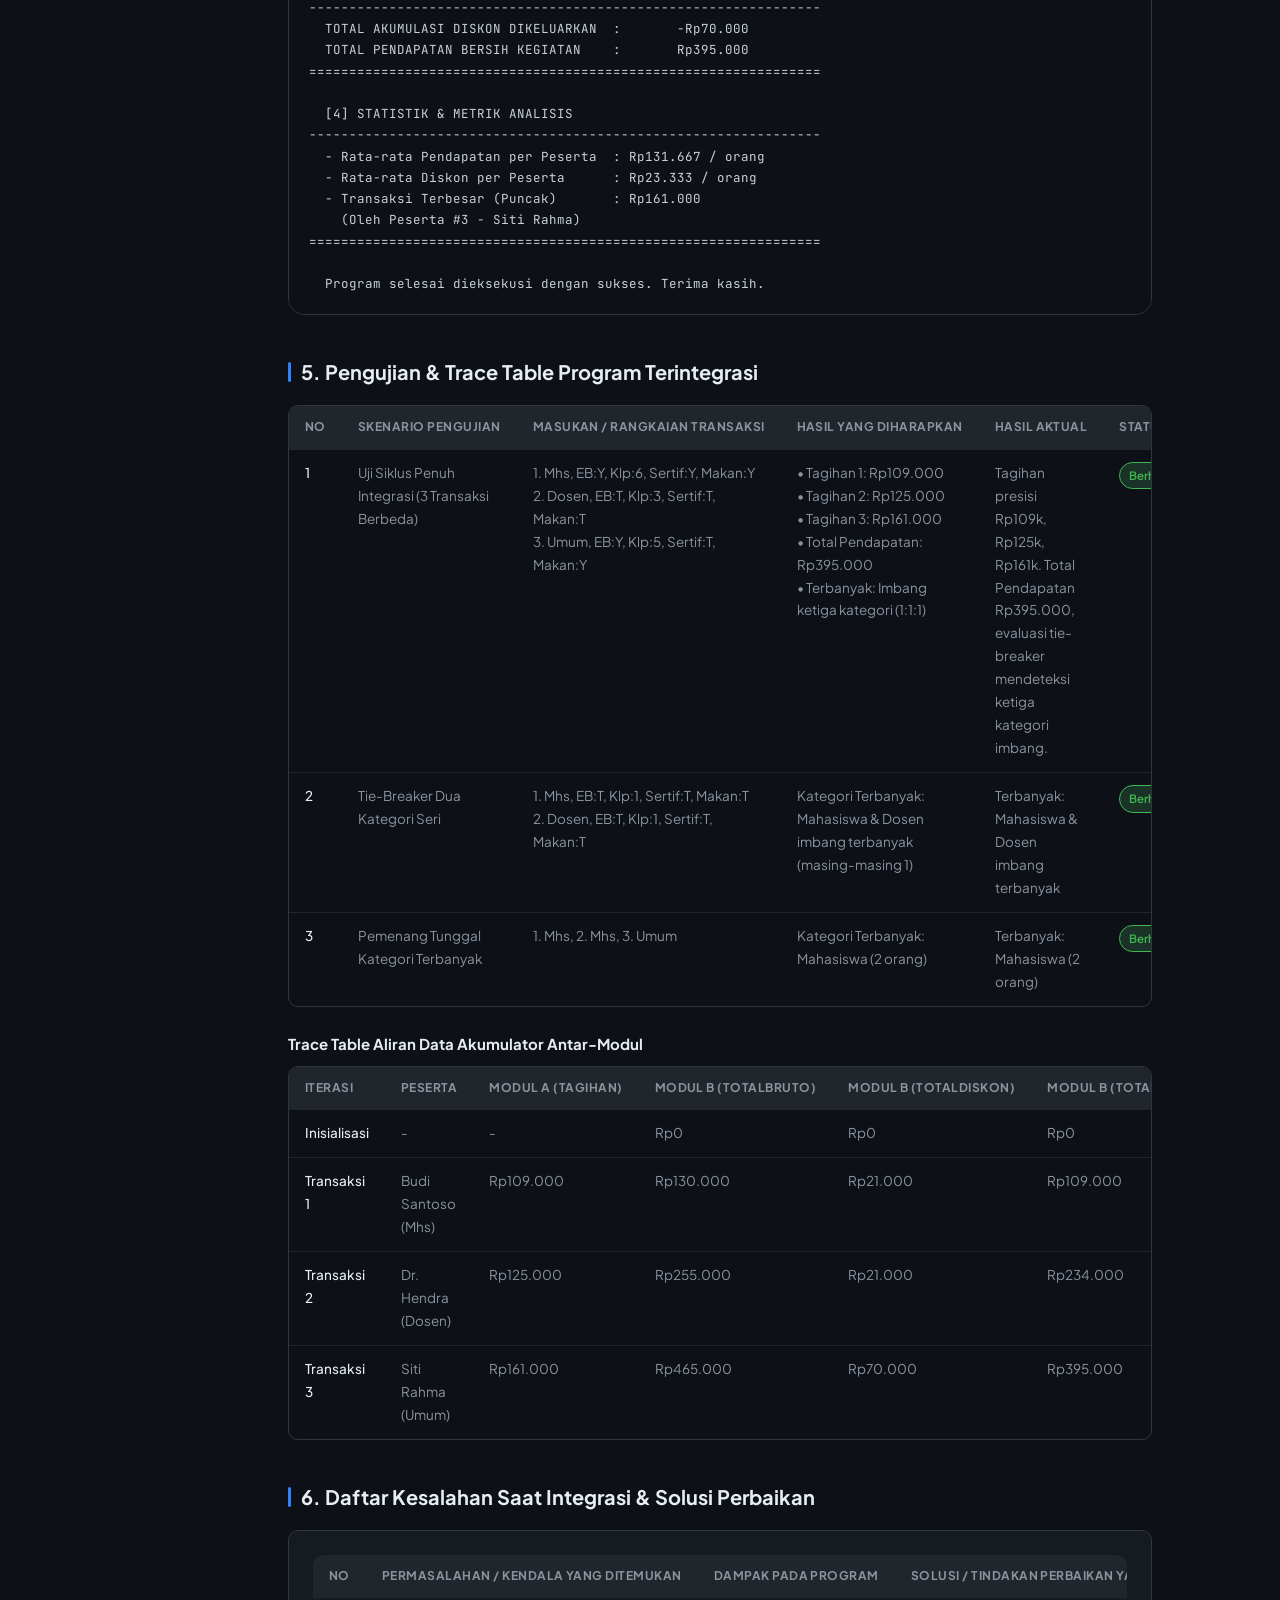
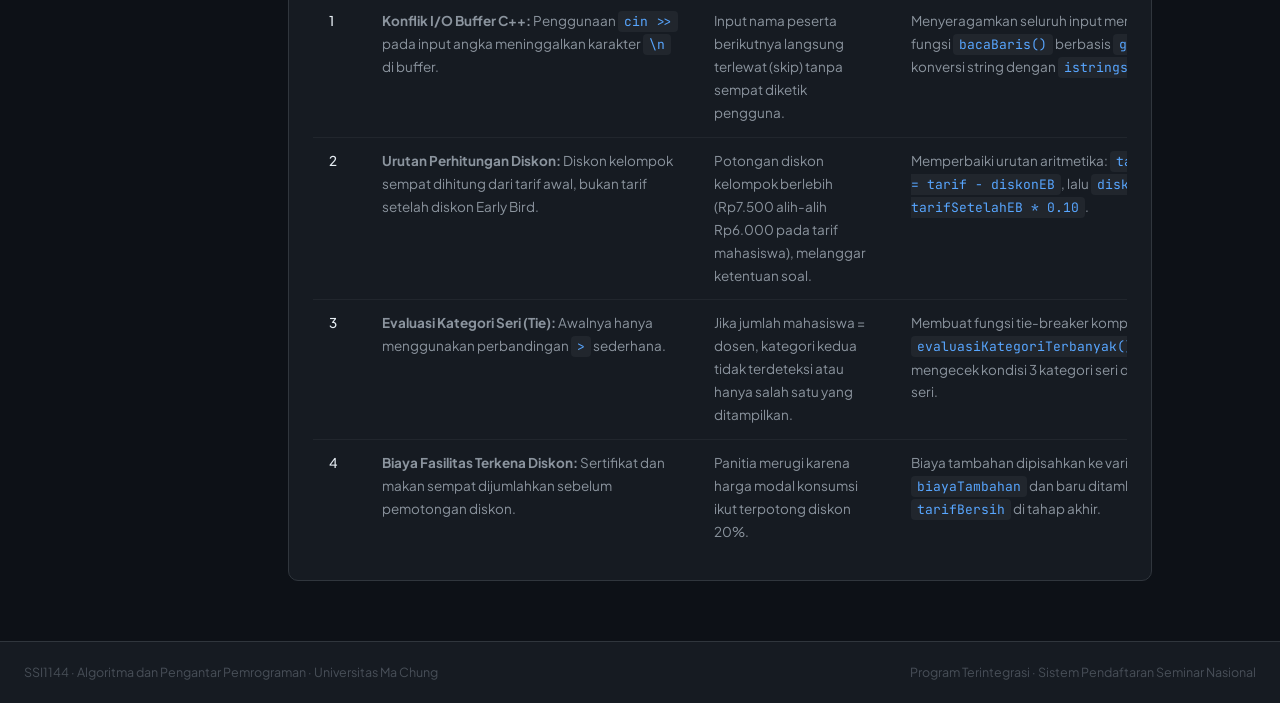
<file: integrasi.html>
<!DOCTYPE html>
<html lang="id">

<head>
  <meta charset="UTF-8">
  <meta name="viewport" content="width=device-width, initial-scale=1.0">
  <title>Program Terintegrasi | Seminar Nasional SSI1144</title>
  <meta name="description"
    content="Program Terintegrasi: Penggabungan Modul A (Proses Utama Pendaftaran) dan Modul B (Rekapitulasi & Statistik) Sistem Pendaftaran Seminar Nasional C++.">
  <link rel="stylesheet" href="assets/css/style.css">
</head>

<body>
  <div class="shell">

    <!-- TOP BAR -->
    <header class="topbar">
      <a href="index.html" class="topbar-brand">
        <svg width="20" height="20" viewBox="0 0 24 24" fill="none" stroke="currentColor" stroke-width="2"
          stroke-linecap="round" stroke-linejoin="round">
          <path d="M2 3h6a4 4 0 0 1 4 4v14a3 3 0 0 0-3-3H2z" />
          <path d="M22 3h-6a4 4 0 0 0-4 4v14a3 3 0 0 1 3-3h7z" />
        </svg>
        Seminar Nasional
        <span class="topbar-badge">SSI1144</span>
      </a>
      <div class="topbar-right">
        <a href="https://github.com/Rifuroo/UTS_alpro" class="topbar-link" target="_blank" rel="noopener">GitHub Repo</a>
      </div>
      <button class="hamburger" id="hamburger" aria-label="Buka menu">&#9776;</button>
    </header>

    <!-- SIDEBAR -->
    <nav class="sidebar" id="sidebar">
      <div class="sidebar-section">
        <div class="sidebar-label">Halaman Utama</div>
        <ul class="sidebar-nav">
          <li><a href="index.html">Beranda</a></li>
          <li><a href="analisis.html">Analisis Masalah</a></li>
        </ul>
      </div>
      <div class="sidebar-section">
        <div class="sidebar-label">Modul Program</div>
        <ul class="sidebar-nav">
          <li><a href="modul-a.html">Modul A</a></li>
          <li><a href="modul-b.html">Modul B</a></li>
          <li><a href="integrasi.html" class="active">Program Terintegrasi</a></li>
        </ul>
      </div>
      <div class="sidebar-section">
        <div class="sidebar-label">Dokumentasi</div>
        <ul class="sidebar-nav">
          <li><a href="refleksi.html">Refleksi</a></li>
          <li><a href="pernyataan-ai.html">Pernyataan AI</a></li>
        </ul>
      </div>

      <!-- On-page anchor nav -->
      <div class="sidebar-section">
        <div class="sidebar-label">Di Halaman Ini</div>
        <ul class="sidebar-nav">
          <li><a href="#arsitektur">Proses Integrasi</a></li>
          <li><a href="#flowchart">Flowchart Final</a></li>
          <li><a href="#source-code">Source Code Final</a></li>
          <li><a href="#hasil-eksekusi">Hasil Eksekusi</a></li>
          <li><a href="#pengujian">Tabel Pengujian &amp; Trace</a></li>
          <li><a href="#evaluasi-kesalahan">Kesalahan &amp; Perbaikan</a></li>
        </ul>
      </div>
    </nav>

    <!-- MAIN CONTENT -->
    <main>
      <div class="page-header">
        <div class="page-tag">
          <svg width="12" height="12" viewBox="0 0 24 24" fill="none" stroke="currentColor" stroke-width="2.5">
            <path d="M12 2L2 7l10 5 10-5-10-5z" />
            <path d="M2 17l10 5 10-5M2 12l10 5 10-5" />
          </svg>
          Integrasi · Modul A + Modul B · Final
        </div>
        <h1 class="page-title">Program Terintegrasi<br>Seminar Nasional</h1>
        <p class="page-desc">Penggabungan menyeluruh Modul A (Proses Pendaftaran, Validasi Masukan, Kalkulasi Tarif, Diskon Bertingkat, dan Rincian Tagihan) dengan Modul B (Akumulasi Rekapitulasi Data, Penentuan Kategori Terbanyak dengan Tie-Breaker, dan Analisis Finansial) menjadi satu kesatuan sistem C++ yang utuh dan robust.</p>
      </div>

      <!-- ===== PROSES INTEGRASI ===== -->
      <section id="arsitektur">
        <h2>1. Proses &amp; Mekanisme Integrasi</h2>
        <div class="card">
          <p>Integrasi program dilakukan dengan menggabungkan pipeline input dan pemrosesan individual dari <strong>Modul A</strong> (ditulis oleh Riflo Ahmad Nendriansyah) bersama komponen akumulator dan pelaporan rekapitulasi dari <strong>Modul B</strong> (ditulis oleh Praysilia Sifra Paradisa). Arsitektur dirancang saling mengisi tanpa redundansi:</p>
          <div style="display:grid; grid-template-columns: repeat(auto-fit, minmax(260px, 1fr)); gap:14px; margin-top:16px;">
            <div style="background:var(--bg); border:1px solid var(--border); border-radius:8px; padding:14px;">
              <span class="badge badge-blue" style="margin-bottom:8px;">Peran Modul A</span>
              <ul style="padding-left:18px; font-size:13px; color:var(--text-sub); line-height:1.7;">
                <li>Sanitasi input string (mencegah bug <code>cin &gt;&gt;</code>).</li>
                <li>Validasi data (nama, kategori, Y/T, anggota &gt; 0).</li>
                <li>Kalkulasi diskon Early Bird (20%) &amp; Kelompok (10%).</li>
                <li>Penambahan fasilitas tanpa diskon.</li>
                <li>Penyajian rincian tagihan individual.</li>
              </ul>
            </div>
            <div style="background:var(--bg); border:1px solid var(--border); border-radius:8px; padding:14px;">
              <span class="badge badge-purple" style="margin-bottom:8px;">Peran Modul B</span>
              <ul style="padding-left:18px; font-size:13px; color:var(--text-sub); line-height:1.7;">
                <li>Inisialisasi variabel akumulator global sesi.</li>
                <li>Pencatatan frekuensi kategori dan fasilitas.</li>
                <li>Akumulasi nilai bruto, total diskon, dan netto.</li>
                <li>Algoritma tie-breaker kategori peserta terbanyak.</li>
                <li>Penyajian laporan rekapitulasi komprehensif.</li>
              </ul>
            </div>
          </div>
        </div>
      </section>

      <!-- ===== FLOWCHART FINAL ===== -->
      <section id="flowchart">
        <h2>2. Flowchart Program Terintegrasi</h2>
        <p style="color:var(--text-sub); font-size:13.5px; margin-bottom:14px;">Diagram alur terpadu menggambarkan perulangan transaksi peserta, titik percabangan diskon, akumulasi rekapitulasi, hingga pelaporan statistik akhir:</p>
        <div class="flowchart-wrap" style="background:#0f172a; border-radius:12px; padding:16px; border:1px solid var(--border); text-align:center;">
          <img src="assets/flowchart/flowchart-integrasi.svg" alt="Diagram Flowchart Program Terintegrasi" style="max-width:100%; height:auto; display:inline-block; border-radius:8px;">
        </div>
      </section>

      <!-- ===== SOURCE CODE FINAL ===== -->
      <section id="source-code">
        <h2>3. Source Code Final Terintegrasi</h2>
        <div class="code-block">
          <div class="code-header">
            <span class="code-lang">C++ (Standard C++17)</span>
            <span class="code-filename">src/program_terintegrasi.cpp</span>
            <button class="code-copy-btn" onclick="copyCode(this)">Salin</button>
          </div>
          <pre><code><span class="pp">#include</span> <span class="st">&lt;iostream&gt;</span>
<span class="pp">#include</span> <span class="st">&lt;string&gt;</span>
<span class="pp">#include</span> <span class="st">&lt;iomanip&gt;</span>
<span class="pp">#include</span> <span class="st">&lt;cmath&gt;</span>
<span class="pp">#include</span> <span class="st">&lt;sstream&gt;</span>

<span class="kw">using namespace</span> <span class="nc">std</span>;

<span class="cm">// ---- Konstanta Tarif &amp; Diskon ----</span>
<span class="kw">const</span> <span class="ty">double</span> <span class="nc">TARIF_MAHASISWA</span>      = <span class="nu">75000.0</span>;
<span class="kw">const</span> <span class="ty">double</span> <span class="nc">TARIF_DOSEN</span>          = <span class="nu">125000.0</span>;
<span class="kw">const</span> <span class="ty">double</span> <span class="nc">TARIF_UMUM</span>           = <span class="nu">175000.0</span>;
<span class="kw">const</span> <span class="ty">double</span> <span class="nc">DISKON_EARLY_BIRD</span>    = <span class="nu">0.20</span>;
<span class="kw">const</span> <span class="ty">double</span> <span class="nc">DISKON_KELOMPOK</span>      = <span class="nu">0.10</span>;
<span class="kw">const</span> <span class="ty">int</span>    <span class="nc">MIN_ANGGOTA_KELOMPOK</span> = <span class="nu">5</span>;
<span class="kw">const</span> <span class="ty">double</span> <span class="nc">BIAYA_SERTIFIKAT</span>     = <span class="nu">20000.0</span>;
<span class="kw">const</span> <span class="ty">double</span> <span class="nc">BIAYA_MAKAN</span>          = <span class="nu">35000.0</span>;

<span class="cm">// Evaluasi Kategori Terbanyak (Fitur Modul B dengan Tie-Breaker)</span>
<span class="ty">string</span> <span class="fn">evaluasiKategoriTerbanyak</span>(<span class="ty">int</span> mhs, <span class="ty">int</span> dsn, <span class="ty">int</span> umum) {
    <span class="ty">int</span> maxVal = mhs;
    <span class="kw">if</span> (dsn &gt; maxVal) maxVal = dsn;
    <span class="kw">if</span> (umum &gt; maxVal) maxVal = umum;
    <span class="kw">if</span> (maxVal == <span class="nu">0</span>) <span class="kw">return</span> <span class="st">"Belum ada peserta"</span>;

    <span class="kw">if</span> (mhs == dsn &amp;&amp; dsn == umum)
        <span class="kw">return</span> <span class="st">"Ketiga kategori imbang/seri (masing-masing "</span> + <span class="fn">to_string</span>(mhs) + <span class="st">" orang)"</span>;
    <span class="kw">if</span> (mhs == dsn &amp;&amp; mhs == maxVal)
        <span class="kw">return</span> <span class="st">"Mahasiswa &amp; Dosen imbang terbanyak (masing-masing "</span> + <span class="fn">to_string</span>(mhs) + <span class="st">" orang)"</span>;
    <span class="kw">if</span> (mhs == umum &amp;&amp; mhs == maxVal)
        <span class="kw">return</span> <span class="st">"Mahasiswa &amp; Umum imbang terbanyak (masing-masing "</span> + <span class="fn">to_string</span>(mhs) + <span class="st">" orang)"</span>;
    <span class="kw">if</span> (dsn == umum &amp;&amp; dsn == maxVal)
        <span class="kw">return</span> <span class="st">"Dosen &amp; Umum imbang terbanyak (masing-masing "</span> + <span class="fn">to_string</span>(dsn) + <span class="st">" orang)"</span>;

    <span class="kw">if</span> (mhs == maxVal) <span class="kw">return</span> <span class="st">"Mahasiswa ("</span> + <span class="fn">to_string</span>(mhs) + <span class="st">" orang)"</span>;
    <span class="kw">if</span> (dsn == maxVal) <span class="kw">return</span> <span class="st">"Dosen ("</span> + <span class="fn">to_string</span>(dsn) + <span class="st">" orang)"</span>;
    <span class="kw">return</span> <span class="st">"Umum ("</span> + <span class="fn">to_string</span>(umum) + <span class="st">" orang)"</span>;
}

<span class="ty">int</span> <span class="fn">main</span>() {
    <span class="cm">// Inisialisasi Akumulator Rekapitulasi (Modul B)</span>
    <span class="ty">int</span>    totalMhs = <span class="nu">0</span>, totalDsn = <span class="nu">0</span>, totalUmum = <span class="nu">0</span>;
    <span class="ty">int</span>    totalEB = <span class="nu">0</span>, totalKlp = <span class="nu">0</span>, totalSertif = <span class="nu">0</span>, totalMakan = <span class="nu">0</span>;
    <span class="ty">double</span> totalBruto = <span class="nu">0</span>, totalDiskon = <span class="nu">0</span>, totalPendapatan = <span class="nu">0</span>;
    <span class="ty">double</span> tagihanTerbesar = <span class="nu">0</span>;
    <span class="ty">string</span> namaPesertaTerbesar = <span class="st">"-"</span>;
    <span class="ty">int</span>    nomorUrutTerbesar = <span class="nu">0</span>;

    <span class="ty">int</span>  nomorUrut = <span class="nu">1</span>;
    <span class="ty">char</span> lanjut = <span class="st">'Y'</span>;

    <span class="kw">while</span> (lanjut == <span class="st">'Y'</span>) {
        <span class="cm">// [Modul A] Input data dengan validasi ketat</span>
        <span class="ty">string</span> nama          = <span class="fn">bacaNama</span>(<span class="st">"  Nama peserta            : "</span>);
        <span class="ty">int</span>    kategori      = <span class="fn">bacaKategori</span>();
        <span class="ty">bool</span>   earlyBird     = (<span class="fn">bacaYaaTidak</span>(<span class="st">"  Early bird? (Y/T)       : "</span>) == <span class="st">'Y'</span>);
        <span class="ty">int</span>    jumlahAnggota = <span class="fn">bacaIntPositif</span>(<span class="st">"  Jumlah anggota kelompok : "</span>);
        <span class="ty">bool</span>   kelompok      = (jumlahAnggota &gt;= <span class="nc">MIN_ANGGOTA_KELOMPOK</span>);
        <span class="ty">bool</span>   pesanSertif   = (<span class="fn">bacaYaaTidak</span>(<span class="st">"  Sertifikat cetak? (Y/T) : "</span>) == <span class="st">'Y'</span>);
        <span class="ty">bool</span>   pesanMakan    = (<span class="fn">bacaYaaTidak</span>(<span class="st">"  Paket makan? (Y/T)      : "</span>) == <span class="st">'Y'</span>);

        <span class="cm">// [Modul A] Kalkulasi tarif &amp; diskon bertingkat</span>
        <span class="ty">double</span> tarif          = <span class="fn">tarifDasar</span>(kategori);
        <span class="ty">double</span> diskonEB       = earlyBird ? tarif * <span class="nc">DISKON_EARLY_BIRD</span> : <span class="nu">0</span>;
        <span class="ty">double</span> tarifSetelahEB = tarif - diskonEB;
        <span class="ty">double</span> diskonKlp      = kelompok ? tarifSetelahEB * <span class="nc">DISKON_KELOMPOK</span> : <span class="nu">0</span>;
        <span class="ty">double</span> tarifBersih    = tarifSetelahEB - diskonKlp;
        <span class="ty">double</span> biayaTambahan  = (pesanSertif ? <span class="nc">BIAYA_SERTIFIKAT</span> : <span class="nu">0</span>) + (pesanMakan ? <span class="nc">BIAYA_MAKAN</span> : <span class="nu">0</span>);
        <span class="ty">double</span> tagihan        = tarifBersih + biayaTambahan;
        <span class="ty">double</span> diskonPeserta  = diskonEB + diskonKlp;

        <span class="cm">// [Modul B] Akumulasi ke variabel rekapitulasi</span>
        <span class="kw">if</span>      (kategori == <span class="nu">1</span>) totalMhs++;
        <span class="kw">else if</span> (kategori == <span class="nu">2</span>) totalDsn++;
        <span class="kw">else</span>                    totalUmum++;

        <span class="kw">if</span> (earlyBird)   totalEB++;
        <span class="kw">if</span> (kelompok)    totalKlp++;
        <span class="kw">if</span> (pesanSertif) totalSertif++;
        <span class="kw">if</span> (pesanMakan)  totalMakan++;

        totalBruto      += (tarif + biayaTambahan);
        totalDiskon     += diskonPeserta;
        totalPendapatan += tagihan;

        <span class="kw">if</span> (tagihan &gt; tagihanTerbesar) {
            tagihanTerbesar = tagihan;
            namaPesertaTerbesar = nama;
            nomorUrutTerbesar = nomorUrut;
        }

        <span class="cm">// [Modul A] Tampilkan rincian tagihan individual</span>
        <span class="fn">tampilkanRincianTagihan</span>(nomorUrut, nama, kategori, jumlahAnggota, earlyBird, tarif, diskonEB, diskonKlp, tarifBersih, biayaTambahan, tagihan);

        nomorUrut++;
        lanjut = <span class="fn">bacaYaaTidak</span>(<span class="st">"  Input transaksi pendaftaran berikutnya? (Y/T) : "</span>);
    }

    <span class="cm">// [Modul B] Tampilkan Laporan Rekapitulasi &amp; Statistik Akhir</span>
    <span class="fn">tampilkanLaporanRekapitulasi</span>(totalMhs, totalDsn, totalUmum, totalEB, totalKlp, totalSertif, totalMakan, totalBruto, totalDiskon, totalPendapatan, tagihanTerbesar, namaPesertaTerbesar, nomorUrutTerbesar);

    <span class="kw">return</span> <span class="nu">0</span>;
}</code></pre>
        </div>
        <div class="callout callout-info">
          <span>Source code terintegrasi lengkap dapat diakses pada berkas <code>src/program_terintegrasi.cpp</code> dalam repositori GitHub.</span>
        </div>
      </section>

      <!-- ===== HASIL EKSEKUSI ===== -->
      <section id="hasil-eksekusi">
        <h2>4. Hasil Eksekusi Sesi Uji Terintegrasi</h2>
        <div class="screenshot-wrap">
          <div class="screenshot-bar">
            <div class="screenshot-dots">
              <span class="dot dot-r"></span>
              <span class="dot dot-y"></span>
              <span class="dot dot-g"></span>
            </div>
            <span>Terminal &mdash; program_terintegrasi.exe</span>
          </div>
          <div class="screenshot-body">================================================================
     SISTEM PENDAFTARAN &amp; REKAPITULASI SEMINAR NASIONAL
          PROGRAM TERINTEGRASI (MODUL A + MODUL B)
      Studi Kasus 07 | SSI1144 | Universitas Ma Chung
================================================================

----------------------------------------------------------------
  PENDAFTARAN TRANSAKSI #1
----------------------------------------------------------------
  Nama peserta            : Budi Santoso
  Kategori (1=Mahasiswa, 2=Dosen, 3=Umum) : 1
  Early bird? (Y/T)       : Y
  Jumlah anggota kelompok : 6
  Sertifikat cetak? (Y/T) : Y
  Paket makan? (Y/T)      : Y

================================================================
  RINCIAN TAGIHAN PESERTA - TRANSAKSI #1
================================================================
  Nama peserta            : Budi Santoso
  Kategori                : Mahasiswa
  Jumlah anggota kelompok : 6 orang (diskon kelompok 10% aktif)
  Status early bird       : Ya (diskon 20% aktif)
----------------------------------------------------------------
  Tarif dasar             :       Rp75.000
  Diskon early bird (20%) :      -Rp15.000
  Tarif setelah EB        :       Rp60.000
  Diskon kelompok (10%)   :       -Rp6.000
  Tarif bersih pendaftaran:       Rp54.000
----------------------------------------------------------------
  Biaya Layanan Tambahan (Tanpa Diskon):
    Sertifikat cetak fisik:       Rp20.000
    Paket makan/konsumsi  :       Rp35.000
----------------------------------------------------------------
  TOTAL DISKON DIBERIKAN  :      -Rp21.000
  TOTAL TAGIHAN FINAL     :      Rp109.000
================================================================

  Input transaksi pendaftaran berikutnya? (Y/T) : Y

----------------------------------------------------------------
  PENDAFTARAN TRANSAKSI #2
----------------------------------------------------------------
  Nama peserta            : Dr. Hendra
  Kategori (1=Mahasiswa, 2=Dosen, 3=Umum) : 2
  Early bird? (Y/T)       : T
  Jumlah anggota kelompok : 3
  Sertifikat cetak? (Y/T) : T
  Paket makan? (Y/T)      : T

================================================================
  RINCIAN TAGIHAN PESERTA - TRANSAKSI #2
================================================================
  Nama peserta            : Dr. Hendra
  Kategori                : Dosen
  Jumlah anggota kelompok : 3 orang (tidak memenuhi diskon kelompok)
  Status early bird       : Tidak
----------------------------------------------------------------
  Tarif dasar             :      Rp125.000
  Tarif bersih pendaftaran:      Rp125.000
----------------------------------------------------------------
  TOTAL DISKON DIBERIKAN  :           -Rp0
  TOTAL TAGIHAN FINAL     :      Rp125.000
================================================================

  Input transaksi pendaftaran berikutnya? (Y/T) : Y

----------------------------------------------------------------
  PENDAFTARAN TRANSAKSI #3
----------------------------------------------------------------
  Nama peserta            : Siti Rahma
  Kategori (1=Mahasiswa, 2=Dosen, 3=Umum) : 3
  Early bird? (Y/T)       : Y
  Jumlah anggota kelompok : 5
  Sertifikat cetak? (Y/T) : T
  Paket makan? (Y/T)      : Y

================================================================
  RINCIAN TAGIHAN PESERTA - TRANSAKSI #3
================================================================
  Nama peserta            : Siti Rahma
  Kategori                : Umum
  Jumlah anggota kelompok : 5 orang (diskon kelompok 10% aktif)
  Status early bird       : Ya (diskon 20% aktif)
----------------------------------------------------------------
  Tarif dasar             :      Rp175.000
  Diskon early bird (20%) :      -Rp35.000
  Tarif setelah EB        :      Rp140.000
  Diskon kelompok (10%)   :      -Rp14.000
  Tarif bersih pendaftaran:      Rp126.000
----------------------------------------------------------------
  Biaya Layanan Tambahan (Tanpa Diskon):
    Paket makan/konsumsi  :       Rp35.000
----------------------------------------------------------------
  TOTAL DISKON DIBERIKAN  :      -Rp49.000
  TOTAL TAGIHAN FINAL     :      Rp161.000
================================================================

  Input transaksi pendaftaran berikutnya? (Y/T) : T


================================================================
     LAPORAN REKAPITULASI &amp; STATISTIK SEMINAR NASIONAL
                   OUTPUT AKHIR MODUL B
================================================================

  [1] DISTRIBUSI PESERTA MENURUT KATEGORI
----------------------------------------------------------------
  Kategori          Jumlah Peserta  Persentase    Tarif Satuan
----------------------------------------------------------------
  1. Mahasiswa      1 orang         33.3%         Rp75.000
  2. Dosen          1 orang         33.3%         Rp125.000
  3. Umum           1 orang         33.3%         Rp175.000
----------------------------------------------------------------
  TOTAL PESERTA     3 orang         100.0%        -
----------------------------------------------------------------
  &gt;&gt; Kategori Peserta Terbanyak : Ketiga kategori imbang/seri (masing-masing 1 orang)

  [2] REKAPITULASI FASILITAS &amp; BENEFIT
----------------------------------------------------------------
  - Peserta Early Bird (Diskon 20%)  : 2     orang (66.7%)
  - Rombongan Diskon Kelompok (&gt;=5)  : 2     transaksi
  - Pemesan Sertifikat Cetak fisik   : 1     orang (Rp20.000)
  - Pemesan Paket Makan / Konsumsi   : 2     orang (Rp70.000)

  [3] REKAPITULASI FINANSIAL &amp; ARUS PENDAPATAN
----------------------------------------------------------------
  Total Nilai Transaksi Kotor (Bruto) :       Rp465.000
  Total Potongan Diskon Early Bird    :       -Rp50.000
  Total Potongan Diskon Kelompok      :       -Rp20.000
----------------------------------------------------------------
  TOTAL AKUMULASI DISKON DIKELUARKAN  :       -Rp70.000
  TOTAL PENDAPATAN BERSIH KEGIATAN    :       Rp395.000
================================================================

  [4] STATISTIK &amp; METRIK ANALISIS
----------------------------------------------------------------
  - Rata-rata Pendapatan per Peserta  : Rp131.667 / orang
  - Rata-rata Diskon per Peserta      : Rp23.333 / orang
  - Transaksi Terbesar (Puncak)       : Rp161.000
    (Oleh Peserta #3 - Siti Rahma)
================================================================

  Program selesai dieksekusi dengan sukses. Terima kasih.</div>
        </div>
      </section>

      <!-- ===== PENGUJIAN & TRACE TABLE ===== -->
      <section id="pengujian">
        <h2>5. Pengujian &amp; Trace Table Program Terintegrasi</h2>
        <div class="table-wrap">
          <table>
            <thead>
              <tr>
                <th>No</th>
                <th>Skenario Pengujian</th>
                <th>Masukan / Rangkaian Transaksi</th>
                <th>Hasil yang Diharapkan</th>
                <th>Hasil Aktual</th>
                <th>Status</th>
              </tr>
            </thead>
            <tbody>
              <tr>
                <td>1</td>
                <td>Uji Siklus Penuh Integrasi (3 Transaksi Berbeda)</td>
                <td>
                  1. Mhs, EB:Y, Klp:6, Sertif:Y, Makan:Y<br>
                  2. Dosen, EB:T, Klp:3, Sertif:T, Makan:T<br>
                  3. Umum, EB:Y, Klp:5, Sertif:T, Makan:Y
                </td>
                <td>
                  • Tagihan 1: Rp109.000<br>
                  • Tagihan 2: Rp125.000<br>
                  • Tagihan 3: Rp161.000<br>
                  • Total Pendapatan: Rp395.000<br>
                  • Terbanyak: Imbang ketiga kategori (1:1:1)
                </td>
                <td>
                  Tagihan presisi Rp109k, Rp125k, Rp161k. Total Pendapatan Rp395.000, evaluasi tie-breaker mendeteksi ketiga kategori imbang.
                </td>
                <td><span class="badge badge-green">Berhasil</span></td>
              </tr>
              <tr>
                <td>2</td>
                <td>Tie-Breaker Dua Kategori Seri</td>
                <td>
                  1. Mhs, EB:T, Klp:1, Sertif:T, Makan:T<br>
                  2. Dosen, EB:T, Klp:1, Sertif:T, Makan:T
                </td>
                <td>Kategori Terbanyak: Mahasiswa &amp; Dosen imbang terbanyak (masing-masing 1)</td>
                <td>Terbanyak: Mahasiswa &amp; Dosen imbang terbanyak</td>
                <td><span class="badge badge-green">Berhasil</span></td>
              </tr>
              <tr>
                <td>3</td>
                <td>Pemenang Tunggal Kategori Terbanyak</td>
                <td>
                  1. Mhs, 2. Mhs, 3. Umum
                </td>
                <td>Kategori Terbanyak: Mahasiswa (2 orang)</td>
                <td>Terbanyak: Mahasiswa (2 orang)</td>
                <td><span class="badge badge-green">Berhasil</span></td>
              </tr>
            </tbody>
          </table>
        </div>

        <h3 style="margin-top:24px;">Trace Table Aliran Data Akumulator Antar-Modul</h3>
        <div class="table-wrap">
          <table>
            <thead>
              <tr>
                <th>Iterasi</th>
                <th>Peserta</th>
                <th>Modul A (Tagihan)</th>
                <th>Modul B (totalBruto)</th>
                <th>Modul B (totalDiskon)</th>
                <th>Modul B (totalPendapatan)</th>
                <th>Rekor Transaksi Puncak</th>
              </tr>
            </thead>
            <tbody>
              <tr>
                <td>Inisialisasi</td>
                <td>-</td>
                <td>-</td>
                <td>Rp0</td>
                <td>Rp0</td>
                <td>Rp0</td>
                <td>Rp0 (-)</td>
              </tr>
              <tr>
                <td>Transaksi 1</td>
                <td>Budi Santoso (Mhs)</td>
                <td>Rp109.000</td>
                <td>Rp130.000</td>
                <td>Rp21.000</td>
                <td>Rp109.000</td>
                <td>Rp109.000 (#1 Budi)</td>
              </tr>
              <tr>
                <td>Transaksi 2</td>
                <td>Dr. Hendra (Dosen)</td>
                <td>Rp125.000</td>
                <td>Rp255.000</td>
                <td>Rp21.000</td>
                <td>Rp234.000</td>
                <td>Rp125.000 (#2 Hendra)</td>
              </tr>
              <tr>
                <td>Transaksi 3</td>
                <td>Siti Rahma (Umum)</td>
                <td>Rp161.000</td>
                <td>Rp465.000</td>
                <td>Rp70.000</td>
                <td>Rp395.000</td>
                <td>Rp161.000 (#3 Siti)</td>
              </tr>
            </tbody>
          </table>
        </div>
      </section>

      <!-- ===== DAFTAR KESALAHAN & PERBAIKAN ===== -->
      <section id="evaluasi-kesalahan">
        <h2>6. Daftar Kesalahan Saat Integrasi &amp; Solusi Perbaikan</h2>
        <div class="card">
          <div class="table-wrap" style="margin:0; border:none;">
            <table>
              <thead>
                <tr>
                  <th>No</th>
                  <th>Permasalahan / Kendala yang Ditemukan</th>
                  <th>Dampak pada Program</th>
                  <th>Solusi / Tindakan Perbaikan yang Dilakukan</th>
                </tr>
              </thead>
              <tbody>
                <tr>
                  <td>1</td>
                  <td><strong>Konflik I/O Buffer C++:</strong> Penggunaan <code>cin &gt;&gt;</code> pada input angka meninggalkan karakter <code>\n</code> di buffer.</td>
                  <td>Input nama peserta berikutnya langsung terlewat (skip) tanpa sempat diketik pengguna.</td>
                  <td>Menyeragamkan seluruh input menggunakan fungsi <code>bacaBaris()</code> berbasis <code>getline()</code> dan konversi string dengan <code>istringstream</code>.</td>
                </tr>
                <tr>
                  <td>2</td>
                  <td><strong>Urutan Perhitungan Diskon:</strong> Diskon kelompok sempat dihitung dari tarif awal, bukan tarif setelah diskon Early Bird.</td>
                  <td>Potongan diskon kelompok berlebih (Rp7.500 alih-alih Rp6.000 pada tarif mahasiswa), melanggar ketentuan soal.</td>
                  <td>Memperbaiki urutan aritmetika: <code>tarifSetelahEB = tarif - diskonEB</code>, lalu <code>diskonKelompok = tarifSetelahEB * 0.10</code>.</td>
                </tr>
                <tr>
                  <td>3</td>
                  <td><strong>Evaluasi Kategori Seri (Tie):</strong> Awalnya hanya menggunakan perbandingan <code>&gt;</code> sederhana.</td>
                  <td>Jika jumlah mahasiswa = dosen, kategori kedua tidak terdeteksi atau hanya salah satu yang ditampilkan.</td>
                  <td>Membuat fungsi tie-breaker komprehensif <code>evaluasiKategoriTerbanyak()</code> yang mengecek kondisi 3 kategori seri dan 2 kategori seri.</td>
                </tr>
                <tr>
                  <td>4</td>
                  <td><strong>Biaya Fasilitas Terkena Diskon:</strong> Sertifikat dan makan sempat dijumlahkan sebelum pemotongan diskon.</td>
                  <td>Panitia merugi karena harga modal konsumsi ikut terpotong diskon 20%.</td>
                  <td>Biaya tambahan dipisahkan ke variabel <code>biayaTambahan</code> dan baru ditambahkan pada <code>tarifBersih</code> di tahap akhir.</td>
                </tr>
              </tbody>
            </table>
          </div>
        </div>
      </section>

    </main>

    <!-- FOOTER -->
    <footer>
      <span>SSI1144 · Algoritma dan Pengantar Pemrograman · Universitas Ma Chung</span>
      <span>Program Terintegrasi · Sistem Pendaftaran Seminar Nasional</span>
    </footer>

  </div>

  <script>
    const hamburger = document.getElementById('hamburger');
    const sidebar = document.getElementById('sidebar');
    hamburger.addEventListener('click', () => sidebar.classList.toggle('open'));
    document.addEventListener('click', e => {
      if (!sidebar.contains(e.target) && !hamburger.contains(e.target))
        sidebar.classList.remove('open');
    });

    function copyCode(btn) {
      const pre = btn.closest('.code-block').querySelector('pre');
      navigator.clipboard.writeText(pre.innerText).then(() => {
        btn.textContent = 'Tersalin!';
        setTimeout(() => btn.textContent = 'Salin', 2000);
      });
    }

    // Highlight active sidebar anchor on scroll
    const sections = document.querySelectorAll('section[id]');
    const anchors = document.querySelectorAll('.sidebar-nav a[href^="#"]');
    const obs = new IntersectionObserver(entries => {
      entries.forEach(e => {
        if (e.isIntersecting) {
          anchors.forEach(a => a.classList.remove('active'));
          const match = document.querySelector(`.sidebar-nav a[href="#${e.target.id}"]`);
          if (match) match.classList.add('active');
        }
      });
    }, { rootMargin: '-20% 0px -70% 0px' });
    sections.forEach(s => obs.observe(s));
  </script>
</body>

</html>
</file>
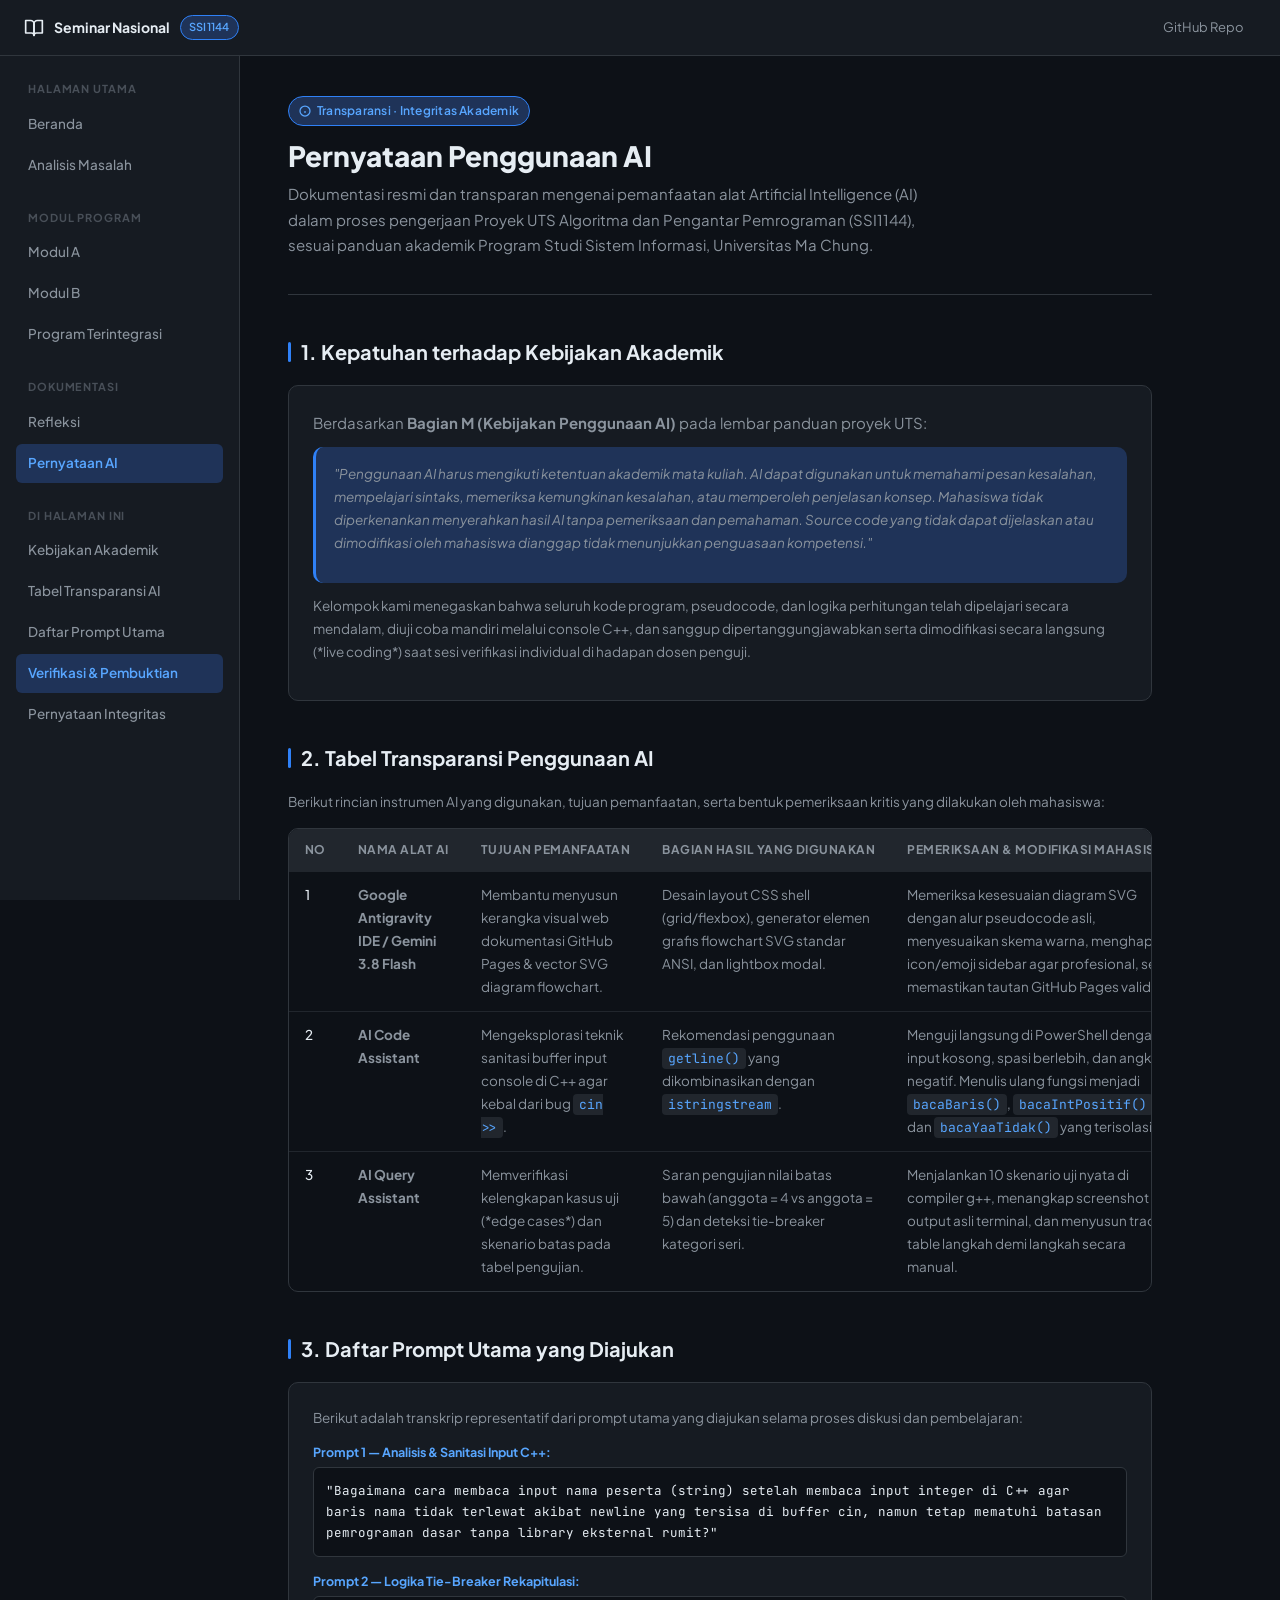
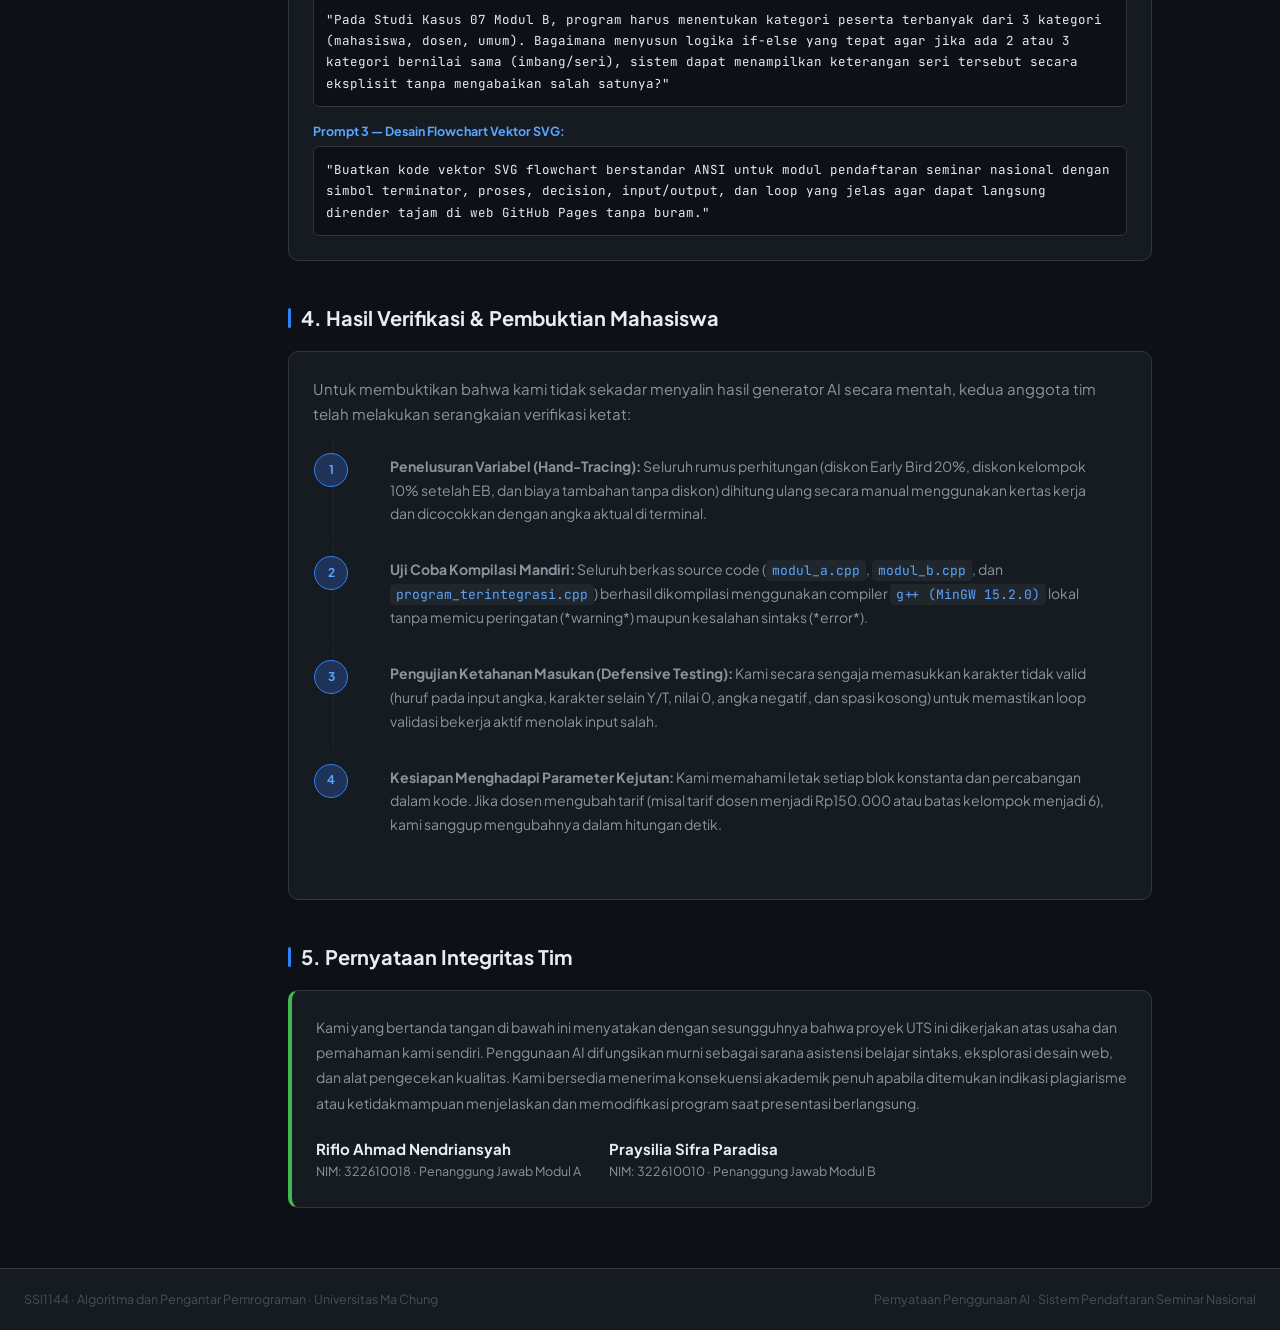
<file: pernyataan-ai.html>
<!DOCTYPE html>
<html lang="id">

<head>
  <meta charset="UTF-8">
  <meta name="viewport" content="width=device-width, initial-scale=1.0">
  <title>Pernyataan Penggunaan AI | Seminar Nasional SSI1144</title>
  <meta name="description"
    content="Pernyataan Penggunaan Artificial Intelligence (AI) secara transparan dan beretika dalam pengerjaan Proyek UTS SSI1144 Algoritma dan Pengantar Pemrograman.">
  <link rel="stylesheet" href="assets/css/style.css">
</head>

<body>
  <div class="shell">

    <!-- TOP BAR -->
    <header class="topbar">
      <a href="index.html" class="topbar-brand">
        <svg width="20" height="20" viewBox="0 0 24 24" fill="none" stroke="currentColor" stroke-width="2"
          stroke-linecap="round" stroke-linejoin="round">
          <path d="M2 3h6a4 4 0 0 1 4 4v14a3 3 0 0 0-3-3H2z" />
          <path d="M22 3h-6a4 4 0 0 0-4 4v14a3 3 0 0 1 3-3h7z" />
        </svg>
        Seminar Nasional
        <span class="topbar-badge">SSI1144</span>
      </a>
      <div class="topbar-right">
        <a href="https://github.com/Rifuroo/UTS_alpro" class="topbar-link" target="_blank" rel="noopener">GitHub Repo</a>
      </div>
      <button class="hamburger" id="hamburger" aria-label="Buka menu">&#9776;</button>
    </header>

    <!-- SIDEBAR -->
    <nav class="sidebar" id="sidebar">
      <div class="sidebar-section">
        <div class="sidebar-label">Halaman Utama</div>
        <ul class="sidebar-nav">
          <li><a href="index.html">Beranda</a></li>
          <li><a href="analisis.html">Analisis Masalah</a></li>
        </ul>
      </div>
      <div class="sidebar-section">
        <div class="sidebar-label">Modul Program</div>
        <ul class="sidebar-nav">
          <li><a href="modul-a.html">Modul A</a></li>
          <li><a href="modul-b.html">Modul B</a></li>
          <li><a href="integrasi.html">Program Terintegrasi</a></li>
        </ul>
      </div>
      <div class="sidebar-section">
        <div class="sidebar-label">Dokumentasi</div>
        <ul class="sidebar-nav">
          <li><a href="refleksi.html">Refleksi</a></li>
          <li><a href="pernyataan-ai.html" class="active">Pernyataan AI</a></li>
        </ul>
      </div>

      <!-- On-page anchor nav -->
      <div class="sidebar-section">
        <div class="sidebar-label">Di Halaman Ini</div>
        <ul class="sidebar-nav">
          <li><a href="#kebijakan">Kebijakan Akademik</a></li>
          <li><a href="#tabel-transparansi">Tabel Transparansi AI</a></li>
          <li><a href="#prompt-utama">Daftar Prompt Utama</a></li>
          <li><a href="#verifikasi-mahasiswa">Verifikasi &amp; Pembuktian</a></li>
          <li><a href="#pernyataan-integritas">Pernyataan Integritas</a></li>
        </ul>
      </div>
    </nav>

    <!-- MAIN CONTENT -->
    <main>
      <div class="page-header">
        <div class="page-tag">
          <svg width="12" height="12" viewBox="0 0 24 24" fill="none" stroke="currentColor" stroke-width="2.5">
            <circle cx="12" cy="12" r="10" />
            <path d="M12 16v-4M12 8h.01" />
          </svg>
          Transparansi · Integritas Akademik
        </div>
        <h1 class="page-title">Pernyataan Penggunaan AI</h1>
        <p class="page-desc">Dokumentasi resmi dan transparan mengenai pemanfaatan alat Artificial Intelligence (AI) dalam proses pengerjaan Proyek UTS Algoritma dan Pengantar Pemrograman (SSI1144), sesuai panduan akademik Program Studi Sistem Informasi, Universitas Ma Chung.</p>
      </div>

      <!-- ===== 1. KEBIJAKAN AKADEMIK ===== -->
      <section id="kebijakan">
        <h2>1. Kepatuhan terhadap Kebijakan Akademik</h2>
        <div class="card">
          <p>Berdasarkan <strong>Bagian M (Kebijakan Penggunaan AI)</strong> pada lembar panduan proyek UTS:</p>
          <div class="callout callout-info" style="margin-top:10px; margin-bottom:12px;">
            <p><em>"Penggunaan AI harus mengikuti ketentuan akademik mata kuliah. AI dapat digunakan untuk memahami pesan kesalahan, mempelajari sintaks, memeriksa kemungkinan kesalahan, atau memperoleh penjelasan konsep. Mahasiswa tidak diperkenankan menyerahkan hasil AI tanpa pemeriksaan dan pemahaman. Source code yang tidak dapat dijelaskan atau dimodifikasi oleh mahasiswa dianggap tidak menunjukkan penguasaan kompetensi."</em></p>
          </div>
          <p style="color:var(--text-sub); font-size:13.5px;">Kelompok kami menegaskan bahwa seluruh kode program, pseudocode, dan logika perhitungan telah dipelajari secara mendalam, diuji coba mandiri melalui console C++, dan sanggup dipertanggungjawabkan serta dimodifikasi secara langsung (*live coding*) saat sesi verifikasi individual di hadapan dosen penguji.</p>
        </div>
      </section>

      <!-- ===== 2. TABEL TRANSPARANSI PENGGUNAAN AI ===== -->
      <section id="tabel-transparansi">
        <h2>2. Tabel Transparansi Penggunaan AI</h2>
        <p style="color:var(--text-sub); font-size:13.5px; margin-bottom:14px;">Berikut rincian instrumen AI yang digunakan, tujuan pemanfaatan, serta bentuk pemeriksaan kritis yang dilakukan oleh mahasiswa:</p>
        <div class="table-wrap">
          <table>
            <thead>
              <tr>
                <th>No</th>
                <th>Nama Alat AI</th>
                <th>Tujuan Pemanfaatan</th>
                <th>Bagian Hasil yang Digunakan</th>
                <th>Pemeriksaan &amp; Modifikasi Mahasiswa</th>
              </tr>
            </thead>
            <tbody>
              <tr>
                <td>1</td>
                <td><strong>Google Antigravity IDE / Gemini 3.8 Flash</strong></td>
                <td>Membantu menyusun kerangka visual web dokumentasi GitHub Pages &amp; vector SVG diagram flowchart.</td>
                <td>Desain layout CSS shell (grid/flexbox), generator elemen grafis flowchart SVG standar ANSI, dan lightbox modal.</td>
                <td>Memeriksa kesesuaian diagram SVG dengan alur pseudocode asli, menyesuaikan skema warna, menghapus icon/emoji sidebar agar profesional, serta memastikan tautan GitHub Pages valid.</td>
              </tr>
              <tr>
                <td>2</td>
                <td><strong>AI Code Assistant</strong></td>
                <td>Mengeksplorasi teknik sanitasi buffer input console di C++ agar kebal dari bug <code>cin &gt;&gt;</code>.</td>
                <td>Rekomendasi penggunaan <code>getline()</code> yang dikombinasikan dengan <code>istringstream</code>.</td>
                <td>Menguji langsung di PowerShell dengan input kosong, spasi berlebih, dan angka negatif. Menulis ulang fungsi menjadi <code>bacaBaris()</code>, <code>bacaIntPositif()</code>, dan <code>bacaYaaTidak()</code> yang terisolasi.</td>
              </tr>
              <tr>
                <td>3</td>
                <td><strong>AI Query Assistant</strong></td>
                <td>Memverifikasi kelengkapan kasus uji (*edge cases*) dan skenario batas pada tabel pengujian.</td>
                <td>Saran pengujian nilai batas bawah (anggota = 4 vs anggota = 5) dan deteksi tie-breaker kategori seri.</td>
                <td>Menjalankan 10 skenario uji nyata di compiler g++, menangkap screenshot output asli terminal, dan menyusun trace table langkah demi langkah secara manual.</td>
              </tr>
            </tbody>
          </table>
        </div>
      </section>

      <!-- ===== 3. PROMPT UTAMA ===== -->
      <section id="prompt-utama">
        <h2>3. Daftar Prompt Utama yang Diajukan</h2>
        <div class="card">
          <p style="color:var(--text-sub); font-size:13.5px; margin-bottom:12px;">Berikut adalah transkrip representatif dari prompt utama yang diajukan selama proses diskusi dan pembelajaran:</p>
          <div style="margin-bottom:14px;">
            <div style="font-size:12.5px; font-weight:700; color:var(--accent-hover); margin-bottom:4px;">Prompt 1 — Analisis &amp; Sanitasi Input C++:</div>
            <div style="background:var(--bg); border:1px solid var(--border); border-radius:6px; padding:12px; font-family:'JetBrains Mono', monospace; font-size:12.5px; color:var(--text);">
              "Bagaimana cara membaca input nama peserta (string) setelah membaca input integer di C++ agar baris nama tidak terlewat akibat newline yang tersisa di buffer cin, namun tetap mematuhi batasan pemrograman dasar tanpa library eksternal rumit?"
            </div>
          </div>
          <div style="margin-bottom:14px;">
            <div style="font-size:12.5px; font-weight:700; color:var(--accent-hover); margin-bottom:4px;">Prompt 2 — Logika Tie-Breaker Rekapitulasi:</div>
            <div style="background:var(--bg); border:1px solid var(--border); border-radius:6px; padding:12px; font-family:'JetBrains Mono', monospace; font-size:12.5px; color:var(--text);">
              "Pada Studi Kasus 07 Modul B, program harus menentukan kategori peserta terbanyak dari 3 kategori (mahasiswa, dosen, umum). Bagaimana menyusun logika if-else yang tepat agar jika ada 2 atau 3 kategori bernilai sama (imbang/seri), sistem dapat menampilkan keterangan seri tersebut secara eksplisit tanpa mengabaikan salah satunya?"
            </div>
          </div>
          <div>
            <div style="font-size:12.5px; font-weight:700; color:var(--accent-hover); margin-bottom:4px;">Prompt 3 — Desain Flowchart Vektor SVG:</div>
            <div style="background:var(--bg); border:1px solid var(--border); border-radius:6px; padding:12px; font-family:'JetBrains Mono', monospace; font-size:12.5px; color:var(--text);">
              "Buatkan kode vektor SVG flowchart berstandar ANSI untuk modul pendaftaran seminar nasional dengan simbol terminator, proses, decision, input/output, dan loop yang jelas agar dapat langsung dirender tajam di web GitHub Pages tanpa buram."
            </div>
          </div>
        </div>
      </section>

      <!-- ===== 4. VERIFIKASI & PEMBUKTIAN ===== -->
      <section id="verifikasi-mahasiswa">
        <h2>4. Hasil Verifikasi &amp; Pembuktian Mahasiswa</h2>
        <div class="card">
          <p>Untuk membuktikan bahwa kami tidak sekadar menyalin hasil generator AI secara mentah, kedua anggota tim telah melakukan serangkaian verifikasi ketat:</p>
          <ol class="steps" style="margin-top:14px;">
            <li><strong>Penelusuran Variabel (Hand-Tracing):</strong> Seluruh rumus perhitungan (diskon Early Bird 20%, diskon kelompok 10% setelah EB, dan biaya tambahan tanpa diskon) dihitung ulang secara manual menggunakan kertas kerja dan dicocokkan dengan angka aktual di terminal.</li>
            <li><strong>Uji Coba Kompilasi Mandiri:</strong> Seluruh berkas source code (<code>modul_a.cpp</code>, <code>modul_b.cpp</code>, dan <code>program_terintegrasi.cpp</code>) berhasil dikompilasi menggunakan compiler <code>g++ (MinGW 15.2.0)</code> lokal tanpa memicu peringatan (*warning*) maupun kesalahan sintaks (*error*).</li>
            <li><strong>Pengujian Ketahanan Masukan (Defensive Testing):</strong> Kami secara sengaja memasukkan karakter tidak valid (huruf pada input angka, karakter selain Y/T, nilai 0, angka negatif, dan spasi kosong) untuk memastikan loop validasi bekerja aktif menolak input salah.</li>
            <li><strong>Kesiapan Menghadapi Parameter Kejutan:</strong> Kami memahami letak setiap blok konstanta dan percabangan dalam kode. Jika dosen mengubah tarif (misal tarif dosen menjadi Rp150.000 atau batas kelompok menjadi 6), kami sanggup mengubahnya dalam hitungan detik.</li>
          </ol>
        </div>
      </section>

      <!-- ===== 5. PERNYATAAN INTEGRITAS ===== -->
      <section id="pernyataan-integritas">
        <h2>5. Pernyataan Integritas Tim</h2>
        <div class="card" style="border-left:4px solid var(--green);">
          <p style="font-size:14px; line-height:1.8;">
            Kami yang bertanda tangan di bawah ini menyatakan dengan sesungguhnya bahwa proyek UTS ini dikerjakan atas usaha dan pemahaman kami sendiri. Penggunaan AI difungsikan murni sebagai sarana asistensi belajar sintaks, eksplorasi desain web, dan alat pengecekan kualitas. Kami bersedia menerima konsekuensi akademik penuh apabila ditemukan indikasi plagiarisme atau ketidakmampuan menjelaskan dan memodifikasi program saat presentasi berlangsung.
          </p>
          <div style="margin-top:20px; display:flex; flex-wrap:wrap; gap:28px;">
            <div>
              <div style="font-weight:700; color:var(--text);">Riflo Ahmad Nendriansyah</div>
              <div style="font-size:12.5px; color:var(--text-sub);">NIM: 322610018 · Penanggung Jawab Modul A</div>
            </div>
            <div>
              <div style="font-weight:700; color:var(--text);">Praysilia Sifra Paradisa</div>
              <div style="font-size:12.5px; color:var(--text-sub);">NIM: 322610010 · Penanggung Jawab Modul B</div>
            </div>
          </div>
        </div>
      </section>

    </main>

    <!-- FOOTER -->
    <footer>
      <span>SSI1144 · Algoritma dan Pengantar Pemrograman · Universitas Ma Chung</span>
      <span>Pernyataan Penggunaan AI · Sistem Pendaftaran Seminar Nasional</span>
    </footer>

  </div>

  <script>
    const hamburger = document.getElementById('hamburger');
    const sidebar = document.getElementById('sidebar');
    hamburger.addEventListener('click', () => sidebar.classList.toggle('open'));
    document.addEventListener('click', e => {
      if (!sidebar.contains(e.target) && !hamburger.contains(e.target))
        sidebar.classList.remove('open');
    });

    // Highlight active sidebar anchor on scroll
    const sections = document.querySelectorAll('section[id]');
    const anchors = document.querySelectorAll('.sidebar-nav a[href^="#"]');
    const obs = new IntersectionObserver(entries => {
      entries.forEach(e => {
        if (e.isIntersecting) {
          anchors.forEach(a => a.classList.remove('active'));
          const match = document.querySelector(`.sidebar-nav a[href="#${e.target.id}"]`);
          if (match) match.classList.add('active');
        }
      });
    }, { rootMargin: '-20% 0px -70% 0px' });
    sections.forEach(s => obs.observe(s));
  </script>
</body>

</html>
</file>
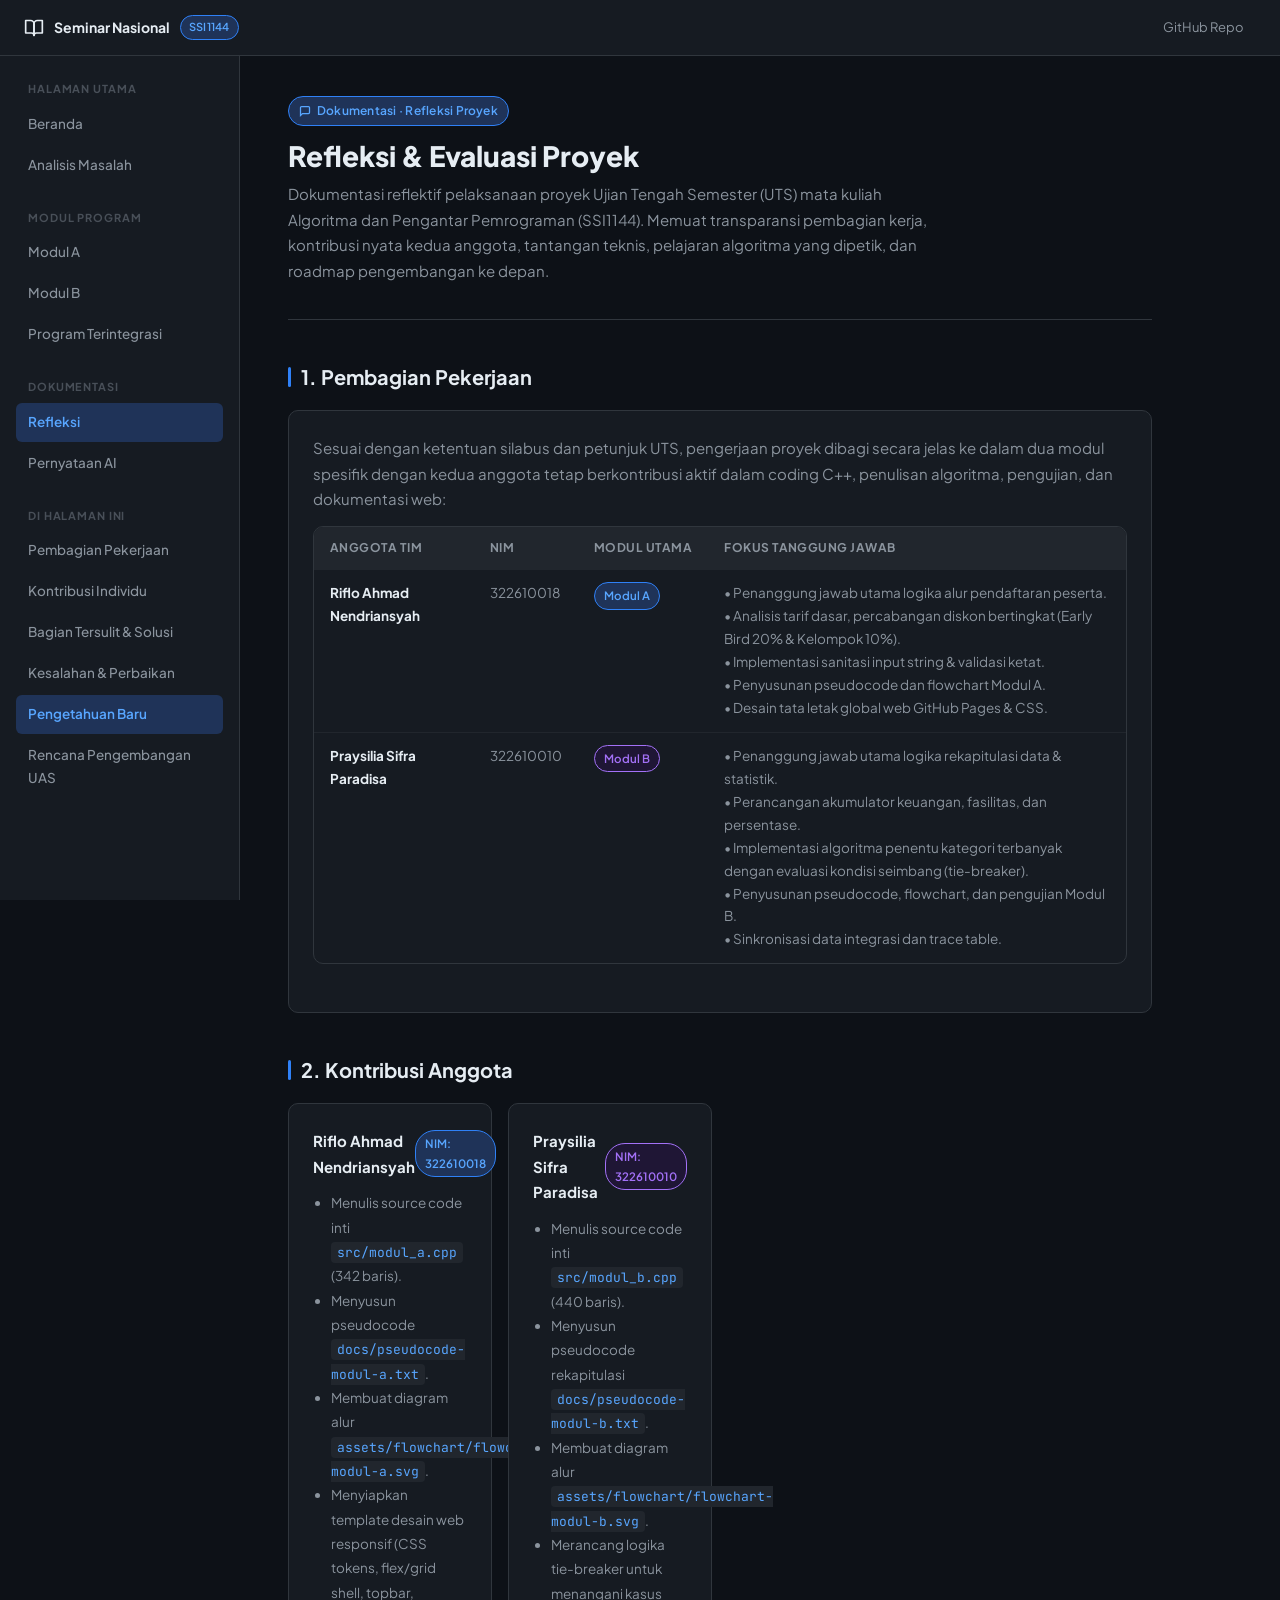
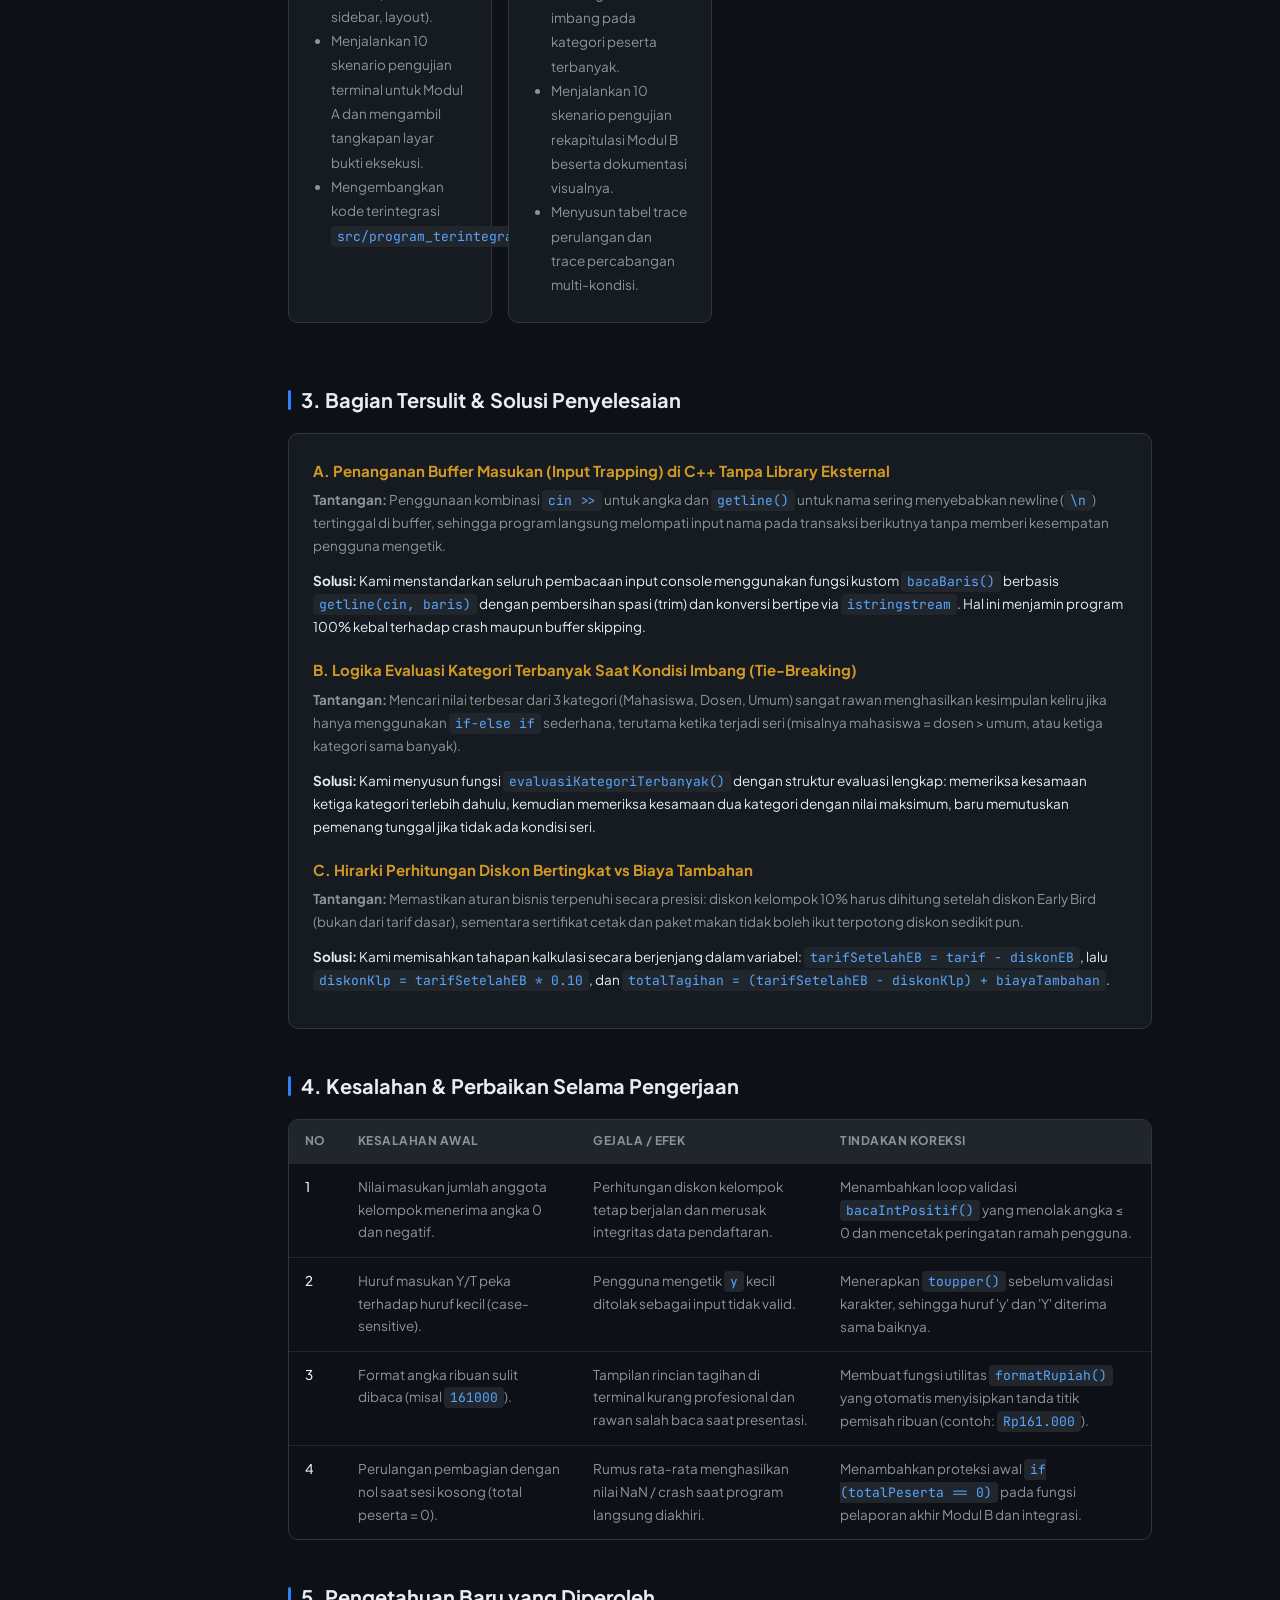
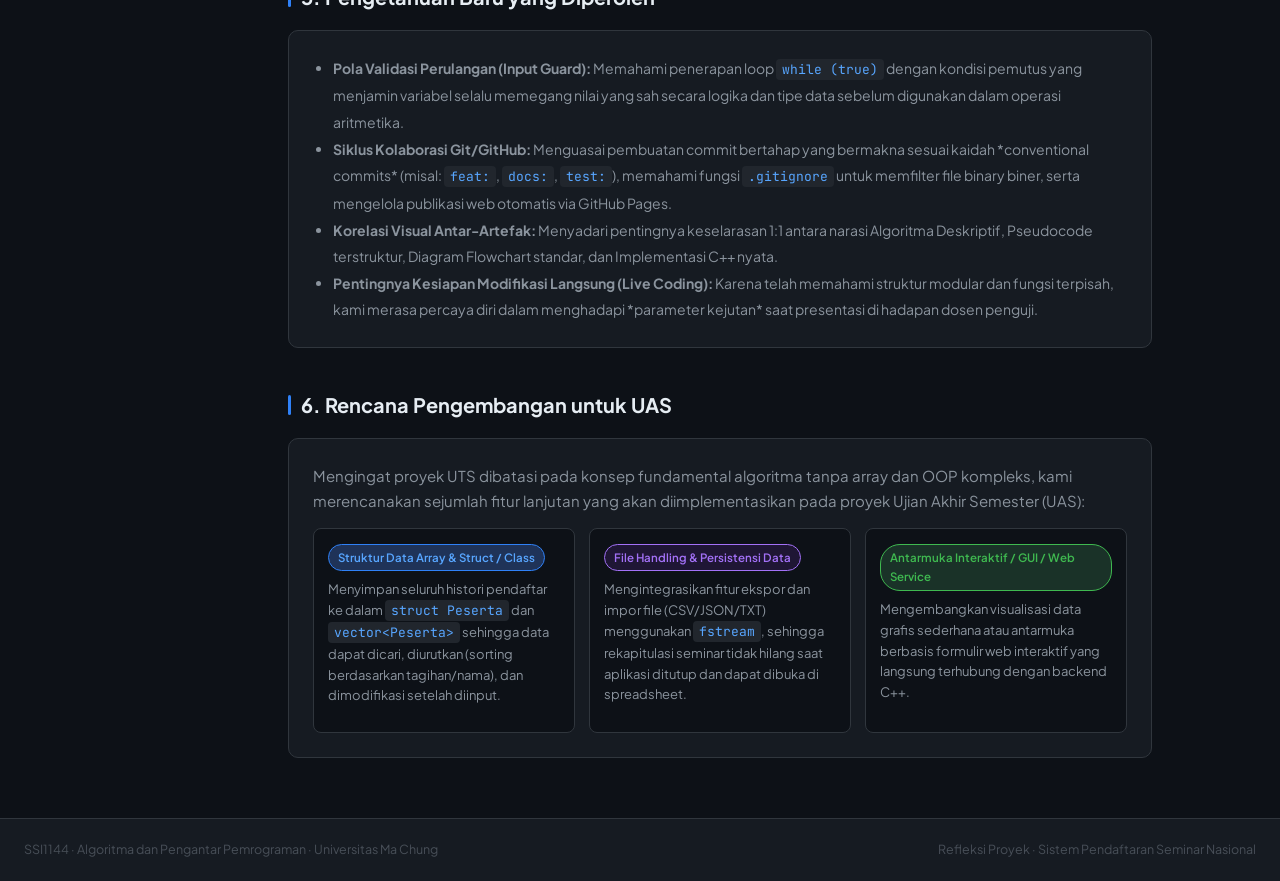
<file: refleksi.html>
<!DOCTYPE html>
<html lang="id">

<head>
  <meta charset="UTF-8">
  <meta name="viewport" content="width=device-width, initial-scale=1.0">
  <title>Refleksi Proyek | Seminar Nasional SSI1144</title>
  <meta name="description"
    content="Refleksi Pelaksanaan Proyek UTS SSI1144 Algoritma dan Pengantar Pemrograman: Pembagian peran kerja, kontribusi anggota, tantangan tersulit, solusi, dan rencana pengembangan UAS.">
  <link rel="stylesheet" href="assets/css/style.css">
</head>

<body>
  <div class="shell">

    <!-- TOP BAR -->
    <header class="topbar">
      <a href="index.html" class="topbar-brand">
        <svg width="20" height="20" viewBox="0 0 24 24" fill="none" stroke="currentColor" stroke-width="2"
          stroke-linecap="round" stroke-linejoin="round">
          <path d="M2 3h6a4 4 0 0 1 4 4v14a3 3 0 0 0-3-3H2z" />
          <path d="M22 3h-6a4 4 0 0 0-4 4v14a3 3 0 0 1 3-3h7z" />
        </svg>
        Seminar Nasional
        <span class="topbar-badge">SSI1144</span>
      </a>
      <div class="topbar-right">
        <a href="https://github.com/Rifuroo/UTS_alpro" class="topbar-link" target="_blank" rel="noopener">GitHub Repo</a>
      </div>
      <button class="hamburger" id="hamburger" aria-label="Buka menu">&#9776;</button>
    </header>

    <!-- SIDEBAR -->
    <nav class="sidebar" id="sidebar">
      <div class="sidebar-section">
        <div class="sidebar-label">Halaman Utama</div>
        <ul class="sidebar-nav">
          <li><a href="index.html">Beranda</a></li>
          <li><a href="analisis.html">Analisis Masalah</a></li>
        </ul>
      </div>
      <div class="sidebar-section">
        <div class="sidebar-label">Modul Program</div>
        <ul class="sidebar-nav">
          <li><a href="modul-a.html">Modul A</a></li>
          <li><a href="modul-b.html">Modul B</a></li>
          <li><a href="integrasi.html">Program Terintegrasi</a></li>
        </ul>
      </div>
      <div class="sidebar-section">
        <div class="sidebar-label">Dokumentasi</div>
        <ul class="sidebar-nav">
          <li><a href="refleksi.html" class="active">Refleksi</a></li>
          <li><a href="pernyataan-ai.html">Pernyataan AI</a></li>
        </ul>
      </div>

      <!-- On-page anchor nav -->
      <div class="sidebar-section">
        <div class="sidebar-label">Di Halaman Ini</div>
        <ul class="sidebar-nav">
          <li><a href="#pembagian-kerja">Pembagian Pekerjaan</a></li>
          <li><a href="#kontribusi-anggota">Kontribusi Individu</a></li>
          <li><a href="#bagian-tersulit">Bagian Tersulit &amp; Solusi</a></li>
          <li><a href="#kesalahan-pembelajaran">Kesalahan &amp; Perbaikan</a></li>
          <li><a href="#pengetahuan-baru">Pengetahuan Baru</a></li>
          <li><a href="#rencana-uas">Rencana Pengembangan UAS</a></li>
        </ul>
      </div>
    </nav>

    <!-- MAIN CONTENT -->
    <main>
      <div class="page-header">
        <div class="page-tag">
          <svg width="12" height="12" viewBox="0 0 24 24" fill="none" stroke="currentColor" stroke-width="2.5">
            <path d="M21 15a2 2 0 0 1-2 2H7l-4 4V5a2 2 0 0 1 2-2h14a2 2 0 0 1 2 2z" />
          </svg>
          Dokumentasi · Refleksi Proyek
        </div>
        <h1 class="page-title">Refleksi &amp; Evaluasi Proyek</h1>
        <p class="page-desc">Dokumentasi reflektif pelaksanaan proyek Ujian Tengah Semester (UTS) mata kuliah Algoritma dan Pengantar Pemrograman (SSI1144). Memuat transparansi pembagian kerja, kontribusi nyata kedua anggota, tantangan teknis, pelajaran algoritma yang dipetik, dan roadmap pengembangan ke depan.</p>
      </div>

      <!-- ===== 1. PEMBAGIAN PEKERJAAN ===== -->
      <section id="pembagian-kerja">
        <h2>1. Pembagian Pekerjaan</h2>
        <div class="card">
          <p>Sesuai dengan ketentuan silabus dan petunjuk UTS, pengerjaan proyek dibagi secara jelas ke dalam dua modul spesifik dengan kedua anggota tetap berkontribusi aktif dalam coding C++, penulisan algoritma, pengujian, dan dokumentasi web:</p>
          <div class="table-wrap" style="margin-top:14px;">
            <table>
              <thead>
                <tr>
                  <th>Anggota Tim</th>
                  <th>NIM</th>
                  <th>Modul Utama</th>
                  <th>Fokus Tanggung Jawab</th>
                </tr>
              </thead>
              <tbody>
                <tr>
                  <td><strong>Riflo Ahmad Nendriansyah</strong></td>
                  <td>322610018</td>
                  <td><span class="badge badge-blue">Modul A</span></td>
                  <td>
                    • Penanggung jawab utama logika alur pendaftaran peserta.<br>
                    • Analisis tarif dasar, percabangan diskon bertingkat (Early Bird 20% &amp; Kelompok 10%).<br>
                    • Implementasi sanitasi input string &amp; validasi ketat.<br>
                    • Penyusunan pseudocode dan flowchart Modul A.<br>
                    • Desain tata letak global web GitHub Pages &amp; CSS.
                  </td>
                </tr>
                <tr>
                  <td><strong>Praysilia Sifra Paradisa</strong></td>
                  <td>322610010</td>
                  <td><span class="badge badge-purple">Modul B</span></td>
                  <td>
                    • Penanggung jawab utama logika rekapitulasi data &amp; statistik.<br>
                    • Perancangan akumulator keuangan, fasilitas, dan persentase.<br>
                    • Implementasi algoritma penentu kategori terbanyak dengan evaluasi kondisi seimbang (tie-breaker).<br>
                    • Penyusunan pseudocode, flowchart, dan pengujian Modul B.<br>
                    • Sinkronisasi data integrasi dan trace table.
                  </td>
                </tr>
              </tbody>
            </table>
          </div>
        </div>
      </section>

      <!-- ===== 2. KONTRIBUSI ANGGOTA ===== -->
      <section id="kontribusi-anggota">
        <h2>2. Kontribusi Anggota</h2>
        <div class="card-grid">
          <div class="card">
            <div style="display:flex; justify-content:space-between; align-items:center; margin-bottom:12px;">
              <h3 style="margin:0;">Riflo Ahmad Nendriansyah</h3>
              <span class="badge badge-blue">NIM: 322610018</span>
            </div>
            <ul style="padding-left:18px; color:var(--text-sub); font-size:13.5px; line-height:1.8;">
              <li>Menulis source code inti <code>src/modul_a.cpp</code> (342 baris).</li>
              <li>Menyusun pseudocode <code>docs/pseudocode-modul-a.txt</code>.</li>
              <li>Membuat diagram alur <code>assets/flowchart/flowchart-modul-a.svg</code>.</li>
              <li>Menyiapkan template desain web responsif (CSS tokens, flex/grid shell, topbar, sidebar, layout).</li>
              <li>Menjalankan 10 skenario pengujian terminal untuk Modul A dan mengambil tangkapan layar bukti eksekusi.</li>
              <li>Mengembangkan kode terintegrasi <code>src/program_terintegrasi.cpp</code>.</li>
            </ul>
          </div>
          <div class="card">
            <div style="display:flex; justify-content:space-between; align-items:center; margin-bottom:12px;">
              <h3 style="margin:0;">Praysilia Sifra Paradisa</h3>
              <span class="badge badge-purple">NIM: 322610010</span>
            </div>
            <ul style="padding-left:18px; color:var(--text-sub); font-size:13.5px; line-height:1.8;">
              <li>Menulis source code inti <code>src/modul_b.cpp</code> (440 baris).</li>
              <li>Menyusun pseudocode rekapitulasi <code>docs/pseudocode-modul-b.txt</code>.</li>
              <li>Membuat diagram alur <code>assets/flowchart/flowchart-modul-b.svg</code>.</li>
              <li>Merancang logika tie-breaker untuk menangani kasus imbang pada kategori peserta terbanyak.</li>
              <li>Menjalankan 10 skenario pengujian rekapitulasi Modul B beserta dokumentasi visualnya.</li>
              <li>Menyusun tabel trace perulangan dan trace percabangan multi-kondisi.</li>
            </ul>
          </div>
        </div>
      </section>

      <!-- ===== 3. BAGIAN TERSULIT & SOLUSI ===== -->
      <section id="bagian-tersulit">
        <h2>3. Bagian Tersulit &amp; Solusi Penyelesaian</h2>
        <div class="card">
          <div style="margin-bottom:18px;">
            <h4 style="color:var(--yellow); font-size:15px; margin-bottom:6px;">A. Penanganan Buffer Masukan (Input Trapping) di C++ Tanpa Library Eksternal</h4>
            <p style="color:var(--text-sub); font-size:13.5px;"><strong>Tantangan:</strong> Penggunaan kombinasi <code>cin &gt;&gt;</code> untuk angka dan <code>getline()</code> untuk nama sering menyebabkan newline (<code>\n</code>) tertinggal di buffer, sehingga program langsung melompati input nama pada transaksi berikutnya tanpa memberi kesempatan pengguna mengetik.</p>
            <p style="color:var(--text); font-size:13.5px; margin-top:4px;"><strong>Solusi:</strong> Kami menstandarkan seluruh pembacaan input console menggunakan fungsi kustom <code>bacaBaris()</code> berbasis <code>getline(cin, baris)</code> dengan pembersihan spasi (trim) dan konversi bertipe via <code>istringstream</code>. Hal ini menjamin program 100% kebal terhadap crash maupun buffer skipping.</p>
          </div>
          <div style="margin-bottom:18px;">
            <h4 style="color:var(--yellow); font-size:15px; margin-bottom:6px;">B. Logika Evaluasi Kategori Terbanyak Saat Kondisi Imbang (Tie-Breaking)</h4>
            <p style="color:var(--text-sub); font-size:13.5px;"><strong>Tantangan:</strong> Mencari nilai terbesar dari 3 kategori (Mahasiswa, Dosen, Umum) sangat rawan menghasilkan kesimpulan keliru jika hanya menggunakan <code>if-else if</code> sederhana, terutama ketika terjadi seri (misalnya mahasiswa = dosen &gt; umum, atau ketiga kategori sama banyak).</p>
            <p style="color:var(--text); font-size:13.5px; margin-top:4px;"><strong>Solusi:</strong> Kami menyusun fungsi <code>evaluasiKategoriTerbanyak()</code> dengan struktur evaluasi lengkap: memeriksa kesamaan ketiga kategori terlebih dahulu, kemudian memeriksa kesamaan dua kategori dengan nilai maksimum, baru memutuskan pemenang tunggal jika tidak ada kondisi seri.</p>
          </div>
          <div>
            <h4 style="color:var(--yellow); font-size:15px; margin-bottom:6px;">C. Hirarki Perhitungan Diskon Bertingkat vs Biaya Tambahan</h4>
            <p style="color:var(--text-sub); font-size:13.5px;"><strong>Tantangan:</strong> Memastikan aturan bisnis terpenuhi secara presisi: diskon kelompok 10% harus dihitung setelah diskon Early Bird (bukan dari tarif dasar), sementara sertifikat cetak dan paket makan tidak boleh ikut terpotong diskon sedikit pun.</p>
            <p style="color:var(--text); font-size:13.5px; margin-top:4px;"><strong>Solusi:</strong> Kami memisahkan tahapan kalkulasi secara berjenjang dalam variabel: <code>tarifSetelahEB = tarif - diskonEB</code>, lalu <code>diskonKlp = tarifSetelahEB * 0.10</code>, dan <code>totalTagihan = (tarifSetelahEB - diskonKlp) + biayaTambahan</code>.</p>
          </div>
        </div>
      </section>

      <!-- ===== 4. KESALAHAN & PEMBELAJARAN ===== -->
      <section id="kesalahan-pembelajaran">
        <h2>4. Kesalahan &amp; Perbaikan Selama Pengerjaan</h2>
        <div class="table-wrap">
          <table>
            <thead>
              <tr>
                <th>No</th>
                <th>Kesalahan Awal</th>
                <th>Gejala / Efek</th>
                <th>Tindakan Koreksi</th>
              </tr>
            </thead>
            <tbody>
              <tr>
                <td>1</td>
                <td>Nilai masukan jumlah anggota kelompok menerima angka 0 dan negatif.</td>
                <td>Perhitungan diskon kelompok tetap berjalan dan merusak integritas data pendaftaran.</td>
                <td>Menambahkan loop validasi <code>bacaIntPositif()</code> yang menolak angka &le; 0 dan mencetak peringatan ramah pengguna.</td>
              </tr>
              <tr>
                <td>2</td>
                <td>Huruf masukan Y/T peka terhadap huruf kecil (case-sensitive).</td>
                <td>Pengguna mengetik <code>y</code> kecil ditolak sebagai input tidak valid.</td>
                <td>Menerapkan <code>toupper()</code> sebelum validasi karakter, sehingga huruf 'y' dan 'Y' diterima sama baiknya.</td>
              </tr>
              <tr>
                <td>3</td>
                <td>Format angka ribuan sulit dibaca (misal <code>161000</code>).</td>
                <td>Tampilan rincian tagihan di terminal kurang profesional dan rawan salah baca saat presentasi.</td>
                <td>Membuat fungsi utilitas <code>formatRupiah()</code> yang otomatis menyisipkan tanda titik pemisah ribuan (contoh: <code>Rp161.000</code>).</td>
              </tr>
              <tr>
                <td>4</td>
                <td>Perulangan pembagian dengan nol saat sesi kosong (total peserta = 0).</td>
                <td>Rumus rata-rata menghasilkan nilai NaN / crash saat program langsung diakhiri.</td>
                <td>Menambahkan proteksi awal <code>if (totalPeserta == 0)</code> pada fungsi pelaporan akhir Modul B dan integrasi.</td>
              </tr>
            </tbody>
          </table>
        </div>
      </section>

      <!-- ===== 5. PENGETAHUAN YANG DIPEROLEH ===== -->
      <section id="pengetahuan-baru">
        <h2>5. Pengetahuan Baru yang Diperoleh</h2>
        <div class="card">
          <ul style="padding-left:20px; color:var(--text-sub); font-size:14px; line-height:1.9;">
            <li><strong>Pola Validasi Perulangan (Input Guard):</strong> Memahami penerapan loop <code>while (true)</code> dengan kondisi pemutus yang menjamin variabel selalu memegang nilai yang sah secara logika dan tipe data sebelum digunakan dalam operasi aritmetika.</li>
            <li><strong>Siklus Kolaborasi Git/GitHub:</strong> Menguasai pembuatan commit bertahap yang bermakna sesuai kaidah *conventional commits* (misal: <code>feat:</code>, <code>docs:</code>, <code>test:</code>), memahami fungsi <code>.gitignore</code> untuk memfilter file binary biner, serta mengelola publikasi web otomatis via GitHub Pages.</li>
            <li><strong>Korelasi Visual Antar-Artefak:</strong> Menyadari pentingnya keselarasan 1:1 antara narasi Algoritma Deskriptif, Pseudocode terstruktur, Diagram Flowchart standar, dan Implementasi C++ nyata.</li>
            <li><strong>Pentingnya Kesiapan Modifikasi Langsung (Live Coding):</strong> Karena telah memahami struktur modular dan fungsi terpisah, kami merasa percaya diri dalam menghadapi *parameter kejutan* saat presentasi di hadapan dosen penguji.</li>
          </ul>
        </div>
      </section>

      <!-- ===== 6. RENCANA PENGEMBANGAN UAS ===== -->
      <section id="rencana-uas">
        <h2>6. Rencana Pengembangan untuk UAS</h2>
        <div class="card">
          <p>Mengingat proyek UTS dibatasi pada konsep fundamental algoritma tanpa array dan OOP kompleks, kami merencanakan sejumlah fitur lanjutan yang akan diimplementasikan pada proyek Ujian Akhir Semester (UAS):</p>
          <div style="display:grid; grid-template-columns: repeat(auto-fit, minmax(260px, 1fr)); gap:14px; margin-top:14px;">
            <div style="background:var(--bg); border:1px solid var(--border); border-radius:8px; padding:14px;">
              <span class="badge badge-blue" style="margin-bottom:8px;">Struktur Data Array &amp; Struct / Class</span>
              <p style="font-size:13px; color:var(--text-sub); line-height:1.6;">Menyimpan seluruh histori pendaftar ke dalam <code>struct Peserta</code> dan <code>vector&lt;Peserta&gt;</code> sehingga data dapat dicari, diurutkan (sorting berdasarkan tagihan/nama), dan dimodifikasi setelah diinput.</p>
            </div>
            <div style="background:var(--bg); border:1px solid var(--border); border-radius:8px; padding:14px;">
              <span class="badge badge-purple" style="margin-bottom:8px;">File Handling &amp; Persistensi Data</span>
              <p style="font-size:13px; color:var(--text-sub); line-height:1.6;">Mengintegrasikan fitur ekspor dan impor file (CSV/JSON/TXT) menggunakan <code>fstream</code>, sehingga rekapitulasi seminar tidak hilang saat aplikasi ditutup dan dapat dibuka di spreadsheet.</p>
            </div>
            <div style="background:var(--bg); border:1px solid var(--border); border-radius:8px; padding:14px;">
              <span class="badge badge-green" style="margin-bottom:8px;">Antarmuka Interaktif / GUI / Web Service</span>
              <p style="font-size:13px; color:var(--text-sub); line-height:1.6;">Mengembangkan visualisasi data grafis sederhana atau antarmuka berbasis formulir web interaktif yang langsung terhubung dengan backend C++.</p>
            </div>
          </div>
        </div>
      </section>

    </main>

    <!-- FOOTER -->
    <footer>
      <span>SSI1144 · Algoritma dan Pengantar Pemrograman · Universitas Ma Chung</span>
      <span>Refleksi Proyek · Sistem Pendaftaran Seminar Nasional</span>
    </footer>

  </div>

  <script>
    const hamburger = document.getElementById('hamburger');
    const sidebar = document.getElementById('sidebar');
    hamburger.addEventListener('click', () => sidebar.classList.toggle('open'));
    document.addEventListener('click', e => {
      if (!sidebar.contains(e.target) && !hamburger.contains(e.target))
        sidebar.classList.remove('open');
    });

    // Highlight active sidebar anchor on scroll
    const sections = document.querySelectorAll('section[id]');
    const anchors = document.querySelectorAll('.sidebar-nav a[href^="#"]');
    const obs = new IntersectionObserver(entries => {
      entries.forEach(e => {
        if (e.isIntersecting) {
          anchors.forEach(a => a.classList.remove('active'));
          const match = document.querySelector(`.sidebar-nav a[href="#${e.target.id}"]`);
          if (match) match.classList.add('active');
        }
      });
    }, { rootMargin: '-20% 0px -70% 0px' });
    sections.forEach(s => obs.observe(s));
  </script>
</body>

</html>
</file>
<file: assets/css/style.css>
/* ============================================================
   SISTEM PENDAFTARAN SEMINAR NASIONAL
   SSI1144 | Studi Kasus 07 | Universitas Ma Chung
   style.css — desain sistem global
   ============================================================ */

@import url('https://fonts.googleapis.com/css2?family=Plus+Jakarta+Sans:wght@400;500;600;700;800&family=JetBrains+Mono:wght@400;500&display=swap');

/* ---- Token warna ---- */
:root {
  --bg:          #0d1117;
  --bg-card:     #161b22;
  --bg-code:     #0d1117;
  --border:      #30363d;
  --border-sub:  #21262d;
  --text:        #e6edf3;
  --text-sub:    #8b949e;
  --text-muted:  #484f58;
  --accent:      #2f81f7;
  --accent-hover:#58a6ff;
  --accent-dim:  #1f3358;
  --green:       #3fb950;
  --green-dim:   #1a3228;
  --yellow:      #d29922;
  --yellow-dim:  #2d2215;
  --red:         #f85149;
  --red-dim:     #2d1215;
  --purple:      #a371f7;
  --radius-sm:   6px;
  --radius:      10px;
  --radius-lg:   16px;
}

/* ---- Reset & base ---- */
*, *::before, *::after { box-sizing: border-box; margin: 0; padding: 0; }

html { scroll-behavior: smooth; }

body {
  font-family: 'Plus Jakarta Sans', system-ui, sans-serif;
  font-size: 15px;
  line-height: 1.7;
  background: var(--bg);
  color: var(--text);
  min-height: 100vh;
}

a { color: var(--accent-hover); text-decoration: none; }
a:hover { text-decoration: underline; }

img { max-width: 100%; height: auto; display: block; border-radius: var(--radius); }

/* ---- Layout shell ---- */
.shell {
  display: grid;
  grid-template-columns: 240px 1fr;
  grid-template-rows: auto 1fr auto;
  grid-template-areas:
    "topbar topbar"
    "sidebar main"
    "footer footer";
  min-height: 100vh;
}

/* ---- Top bar ---- */
.topbar {
  grid-area: topbar;
  background: var(--bg-card);
  border-bottom: 1px solid var(--border);
  padding: 0 24px;
  height: 56px;
  display: flex;
  align-items: center;
  justify-content: space-between;
  position: sticky;
  top: 0;
  z-index: 100;
}

.topbar-brand {
  display: flex;
  align-items: center;
  gap: 10px;
  font-weight: 700;
  font-size: 14px;
  color: var(--text);
  text-decoration: none;
}

.topbar-brand:hover { text-decoration: none; }

.topbar-badge {
  background: var(--accent-dim);
  color: var(--accent-hover);
  font-size: 11px;
  font-weight: 600;
  padding: 2px 8px;
  border-radius: 20px;
  border: 1px solid var(--accent);
  letter-spacing: 0.02em;
}

.topbar-right {
  display: flex;
  align-items: center;
  gap: 12px;
}

.topbar-link {
  font-size: 13px;
  color: var(--text-sub);
  padding: 6px 12px;
  border-radius: var(--radius-sm);
  transition: background 0.15s, color 0.15s;
}

.topbar-link:hover {
  background: var(--border-sub);
  color: var(--text);
  text-decoration: none;
}

/* ---- Sidebar ---- */
.sidebar {
  grid-area: sidebar;
  background: var(--bg-card);
  border-right: 1px solid var(--border);
  padding: 24px 0;
  position: sticky;
  top: 56px;
  height: calc(100vh - 56px);
  overflow-y: auto;
}

.sidebar-section {
  padding: 0 16px;
  margin-bottom: 24px;
}

.sidebar-label {
  font-size: 11px;
  font-weight: 700;
  letter-spacing: 0.08em;
  text-transform: uppercase;
  color: var(--text-muted);
  padding: 0 12px;
  margin-bottom: 6px;
}

.sidebar-nav {
  list-style: none;
  display: flex;
  flex-direction: column;
  gap: 2px;
}

.sidebar-nav a {
  display: flex;
  align-items: center;
  gap: 8px;
  padding: 8px 12px;
  border-radius: var(--radius-sm);
  font-size: 13.5px;
  font-weight: 500;
  color: var(--text-sub);
  transition: background 0.15s, color 0.15s;
  text-decoration: none;
}

.sidebar-nav a:hover {
  background: var(--border-sub);
  color: var(--text);
}

.sidebar-nav a.active {
  background: var(--accent-dim);
  color: var(--accent-hover);
  font-weight: 600;
}

.sidebar-nav .icon {
  width: 16px;
  height: 16px;
  opacity: 0.7;
  flex-shrink: 0;
}

.sidebar-nav a.active .icon { opacity: 1; }

/* ---- Main content ---- */
main {
  grid-area: main;
  padding: 40px 48px;
  max-width: 960px;
}

/* ---- Footer ---- */
footer {
  grid-area: footer;
  background: var(--bg-card);
  border-top: 1px solid var(--border);
  padding: 20px 24px;
  font-size: 12.5px;
  color: var(--text-muted);
  display: flex;
  justify-content: space-between;
  align-items: center;
}

/* ---- Section & typography ---- */
.page-header {
  margin-bottom: 40px;
  padding-bottom: 24px;
  border-bottom: 1px solid var(--border);
}

.page-tag {
  display: inline-flex;
  align-items: center;
  gap: 6px;
  font-size: 12px;
  font-weight: 600;
  color: var(--accent-hover);
  background: var(--accent-dim);
  padding: 4px 10px;
  border-radius: 20px;
  border: 1px solid var(--accent);
  margin-bottom: 12px;
  letter-spacing: 0.02em;
}

.page-title {
  font-size: 28px;
  font-weight: 800;
  line-height: 1.25;
  color: var(--text);
  margin-bottom: 8px;
}

.page-desc {
  font-size: 15px;
  color: var(--text-sub);
  max-width: 640px;
}

h2 {
  font-size: 20px;
  font-weight: 700;
  color: var(--text);
  margin: 40px 0 16px;
  display: flex;
  align-items: center;
  gap: 10px;
}

h2::before {
  content: '';
  display: inline-block;
  width: 3px;
  height: 20px;
  background: var(--accent);
  border-radius: 2px;
  flex-shrink: 0;
}

h3 {
  font-size: 15px;
  font-weight: 700;
  color: var(--text);
  margin: 24px 0 10px;
}

p { margin-bottom: 12px; color: var(--text-sub); }

/* ---- Cards ---- */
.card {
  background: var(--bg-card);
  border: 1px solid var(--border);
  border-radius: var(--radius);
  padding: 24px;
  margin-bottom: 20px;
}

.card-grid {
  display: grid;
  grid-template-columns: repeat(auto-fill, minmax(200px, 1fr));
  gap: 16px;
  margin-bottom: 24px;
}

.stat-card {
  background: var(--bg-card);
  border: 1px solid var(--border);
  border-radius: var(--radius);
  padding: 20px;
  display: flex;
  flex-direction: column;
  gap: 6px;
}

.stat-label {
  font-size: 12px;
  font-weight: 600;
  color: var(--text-muted);
  letter-spacing: 0.05em;
  text-transform: uppercase;
}

.stat-value {
  font-size: 22px;
  font-weight: 800;
  color: var(--text);
}

.stat-desc {
  font-size: 12px;
  color: var(--text-sub);
}

/* ---- Badges / Tags ---- */
.badge {
  display: inline-flex;
  align-items: center;
  gap: 4px;
  font-size: 11.5px;
  font-weight: 600;
  padding: 3px 9px;
  border-radius: 20px;
}

.badge-green  { background: var(--green-dim);  color: var(--green);  border: 1px solid var(--green); }
.badge-blue   { background: var(--accent-dim);  color: var(--accent-hover); border: 1px solid var(--accent); }
.badge-yellow { background: var(--yellow-dim); color: var(--yellow); border: 1px solid var(--yellow); }
.badge-red    { background: var(--red-dim);    color: var(--red);    border: 1px solid var(--red); }
.badge-purple { background: #1f1635;           color: var(--purple); border: 1px solid var(--purple); }

/* ---- Tables ---- */
.table-wrap { overflow-x: auto; margin-bottom: 24px; border-radius: var(--radius); border: 1px solid var(--border); }

table { width: 100%; border-collapse: collapse; font-size: 13.5px; }

thead tr { background: var(--border-sub); }

th {
  padding: 11px 16px;
  text-align: left;
  font-size: 12px;
  font-weight: 700;
  color: var(--text-sub);
  letter-spacing: 0.04em;
  text-transform: uppercase;
  white-space: nowrap;
}

td {
  padding: 12px 16px;
  color: var(--text-sub);
  border-top: 1px solid var(--border-sub);
  vertical-align: top;
}

td:first-child { color: var(--text); font-weight: 500; }

tr:hover td { background: var(--border-sub); }

/* ---- Code blocks ---- */
.code-block {
  background: var(--bg-code);
  border: 1px solid var(--border);
  border-radius: var(--radius);
  overflow: hidden;
  margin-bottom: 24px;
}

.code-header {
  display: flex;
  align-items: center;
  justify-content: space-between;
  padding: 10px 16px;
  background: var(--border-sub);
  border-bottom: 1px solid var(--border);
}

.code-lang {
  font-size: 12px;
  font-weight: 600;
  color: var(--text-sub);
  font-family: 'JetBrains Mono', monospace;
}

.code-filename {
  font-size: 12px;
  color: var(--text-muted);
  font-family: 'JetBrains Mono', monospace;
}

.code-copy-btn {
  background: transparent;
  border: 1px solid var(--border);
  color: var(--text-sub);
  font-size: 11.5px;
  padding: 3px 10px;
  border-radius: var(--radius-sm);
  cursor: pointer;
  transition: background 0.15s, color 0.15s;
  font-family: 'Plus Jakarta Sans', sans-serif;
}

.code-copy-btn:hover { background: var(--border); color: var(--text); }

pre {
  padding: 20px;
  overflow-x: auto;
  font-family: 'JetBrains Mono', monospace;
  font-size: 13px;
  line-height: 1.65;
  color: var(--text);
}

code {
  font-family: 'JetBrains Mono', monospace;
  font-size: 13px;
  background: var(--border-sub);
  padding: 2px 6px;
  border-radius: 4px;
  color: var(--accent-hover);
}

pre code {
  background: none;
  padding: 0;
  color: inherit;
  font-size: inherit;
}

/* Syntax highlight sederhana */
.kw  { color: #ff7b72; }   /* keyword */
.ty  { color: #ffa657; }   /* type */
.cm  { color: #8b949e; font-style: italic; } /* comment */
.st  { color: #a5d6ff; }   /* string */
.nu  { color: #79c0ff; }   /* number */
.fn  { color: #d2a8ff; }   /* function */
.op  { color: #ff7b72; }   /* operator */
.pp  { color: #ffa657; }   /* preprocessor */
.nc  { color: #3fb950; }   /* namespace/const */

/* ---- Callout boxes ---- */
.callout {
  display: flex;
  gap: 12px;
  padding: 16px 18px;
  border-radius: var(--radius);
  border-left: 3px solid;
  margin-bottom: 20px;
  font-size: 13.5px;
}

.callout-info  { background: var(--accent-dim);  border-color: var(--accent);  color: #a5c8f0; }
.callout-warn  { background: var(--yellow-dim);  border-color: var(--yellow);  color: #d9b865; }
.callout-ok    { background: var(--green-dim);   border-color: var(--green);   color: #7dd8a5; }
.callout-icon  { font-size: 16px; flex-shrink: 0; line-height: 1.6; }

/* ---- Steps (algoritma deskriptif) ---- */
.steps { list-style: none; counter-reset: step; margin-bottom: 24px; }

.steps li {
  counter-increment: step;
  padding: 14px 16px 14px 56px;
  position: relative;
  border-left: 1px solid var(--border-sub);
  margin-left: 20px;
  margin-bottom: 4px;
  font-size: 14px;
  color: var(--text-sub);
}

.steps li::before {
  content: counter(step);
  position: absolute;
  left: -20px;
  top: 12px;
  width: 34px;
  height: 34px;
  background: var(--accent-dim);
  border: 1px solid var(--accent);
  border-radius: 50%;
  display: flex;
  align-items: center;
  justify-content: center;
  font-size: 12px;
  font-weight: 700;
  color: var(--accent-hover);
}

.steps li:last-child { border-color: transparent; }

/* ---- Flowchart placeholder ---- */
.flowchart-wrap {
  border: 2px dashed var(--border);
  border-radius: var(--radius-lg);
  padding: 40px 24px;
  text-align: center;
  background: var(--bg-code);
  color: var(--text-muted);
  font-size: 13px;
  margin-bottom: 24px;
}

.flowchart-wrap img {
  margin: 0 auto;
  border-radius: var(--radius);
  border: 1px solid var(--border);
}

/* ---- Screenshot wrap ---- */
.screenshot-wrap {
  border: 1px solid var(--border);
  border-radius: var(--radius-lg);
  overflow: hidden;
  margin-bottom: 24px;
}

.screenshot-bar {
  background: var(--border-sub);
  padding: 8px 16px;
  font-size: 12px;
  color: var(--text-muted);
  font-family: 'JetBrains Mono', monospace;
  display: flex;
  align-items: center;
  gap: 8px;
  border-bottom: 1px solid var(--border);
}

.screenshot-dots { display: flex; gap: 6px; }
.dot { width: 10px; height: 10px; border-radius: 50%; }
.dot-r { background: #f85149; }
.dot-y { background: #d29922; }
.dot-g { background: #3fb950; }

.screenshot-body {
  background: #0d1117;
  padding: 20px;
  font-family: 'JetBrains Mono', monospace;
  font-size: 12.5px;
  line-height: 1.7;
  color: #c9d1d9;
  white-space: pre;
  overflow-x: auto;
}

/* ---- Screenshot Gallery & Cards ---- */
.screenshot-grid {
  display: grid;
  grid-template-columns: repeat(auto-fill, minmax(280px, 1fr));
  gap: 18px;
  margin-bottom: 28px;
}

.screenshot-card {
  background: var(--bg-card);
  border: 1px solid var(--border);
  border-radius: var(--radius);
  overflow: hidden;
  display: flex;
  flex-direction: column;
  transition: transform 0.2s ease, border-color 0.2s ease, box-shadow 0.2s ease;
  cursor: pointer;
}

.screenshot-card:hover {
  transform: translateY(-3px);
  border-color: var(--accent);
  box-shadow: 0 8px 24px rgba(0,0,0,0.35);
}

.screenshot-card-img-wrap {
  background: #000;
  display: flex;
  align-items: center;
  justify-content: center;
  padding: 10px;
  border-bottom: 1px solid var(--border-sub);
  min-height: 180px;
}

.screenshot-card-img-wrap img {
  max-height: 220px;
  width: auto;
  object-fit: contain;
  border-radius: 4px;
}

.screenshot-card-info {
  padding: 12px 14px;
  display: flex;
  flex-direction: column;
  gap: 4px;
}

.screenshot-card-title {
  font-size: 13.5px;
  font-weight: 700;
  color: var(--text);
}

.screenshot-card-desc {
  font-size: 12px;
  color: var(--text-sub);
  line-height: 1.5;
}

/* Lightbox Modal */
.lightbox-modal {
  display: none;
  position: fixed;
  z-index: 999;
  left: 0;
  top: 0;
  width: 100%;
  height: 100%;
  background-color: rgba(5, 8, 15, 0.88);
  backdrop-filter: blur(5px);
  align-items: center;
  justify-content: center;
  padding: 24px;
}

.lightbox-modal.active {
  display: flex;
}

.lightbox-content {
  max-width: 90vw;
  max-height: 90vh;
  border-radius: 8px;
  box-shadow: 0 10px 40px rgba(0,0,0,0.7);
  border: 1px solid var(--border);
  background: #000;
}

.lightbox-close {
  position: absolute;
  top: 20px;
  right: 28px;
  color: #fff;
  font-size: 32px;
  font-weight: bold;
  cursor: pointer;
  transition: color 0.15s;
}

.lightbox-close:hover {
  color: var(--accent-hover);
}

/* ---- Test table result badges ---- */
td .badge { margin: 0; }

/* ---- Hamburger (mobile) ---- */
.hamburger {
  display: none;
  background: none;
  border: 1px solid var(--border);
  border-radius: var(--radius-sm);
  padding: 6px 10px;
  color: var(--text-sub);
  cursor: pointer;
  font-size: 16px;
  line-height: 1;
}

/* ---- Responsive ---- */
@media (max-width: 900px) {
  .shell {
    grid-template-columns: 1fr;
    grid-template-areas:
      "topbar"
      "main"
      "footer";
  }

  .sidebar {
    display: none;
    position: fixed;
    top: 56px;
    left: 0;
    width: 260px;
    height: calc(100vh - 56px);
    z-index: 200;
    box-shadow: 4px 0 24px rgba(0,0,0,0.5);
  }

  .sidebar.open { display: block; }

  .hamburger { display: block; }

  main { padding: 28px 20px; max-width: 100%; }

  .card-grid { grid-template-columns: 1fr 1fr; }

  footer { flex-direction: column; gap: 8px; text-align: center; }
}

@media (max-width: 480px) {
  .card-grid { grid-template-columns: 1fr; }
  .page-title { font-size: 22px; }
  h2 { font-size: 17px; }
  .topbar-right { display: none; }
}
</file>
